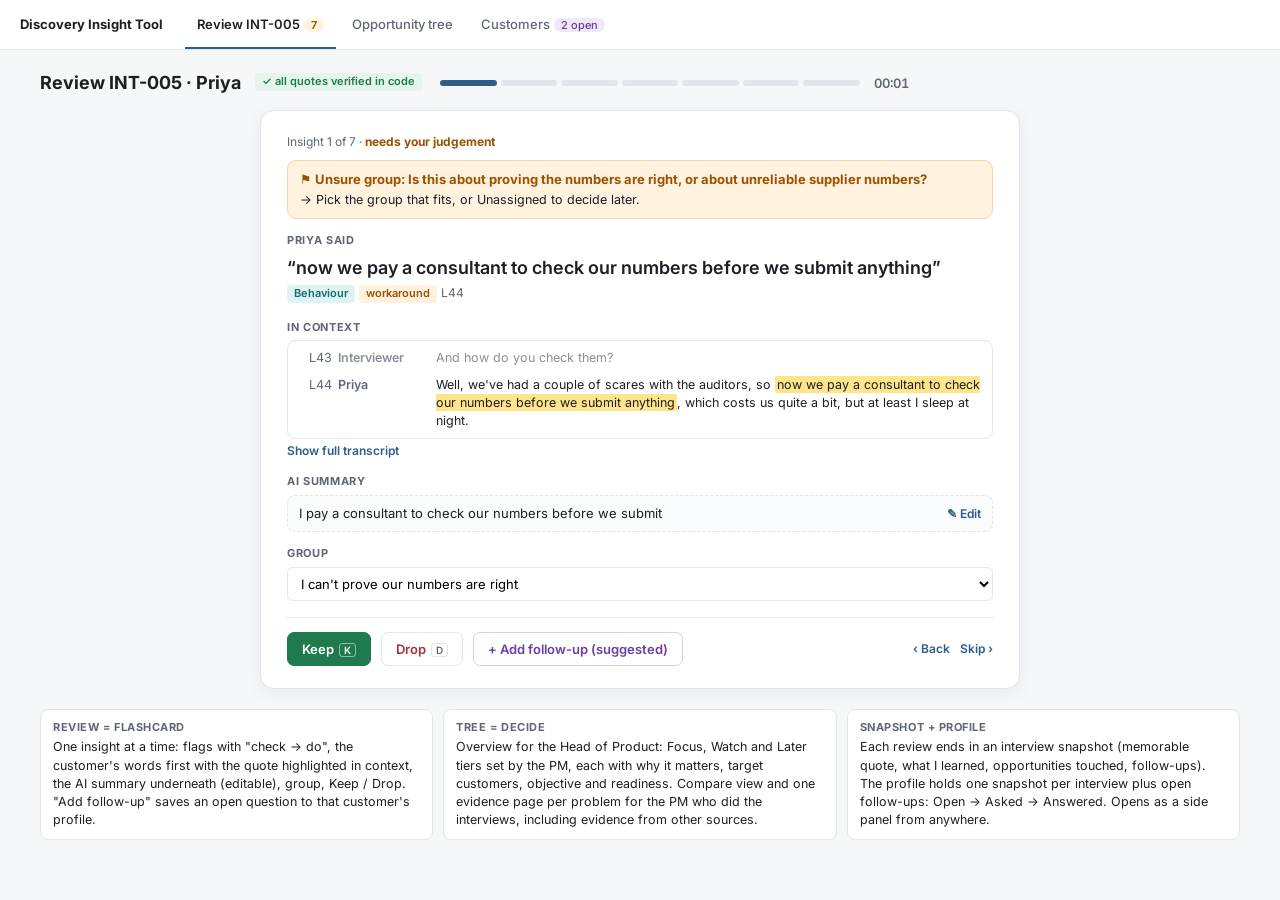
<file: docs/index.html>
<!doctype html>
<html lang="en"><head><meta charset="utf-8"><meta name="viewport" content="width=device-width,initial-scale=1">
<title>Discovery Insight Tool MVP</title>
<link href="https://fonts.googleapis.com/css2?family=Inter:wght@400;500;600;700&display=swap" rel="stylesheet">
<style>
:root{--ink:#1c1f24;--muted:#5f6772;--line:#e2e5e9;--bg:#f6f7f9;--accent:#2f5d8a;--accent-soft:#e8eff6;--l1:#eef3f9;
--warn:#9a5200;--warn-soft:#fff2df;--ok:#1f7a4d;--ok-soft:#e5f4ec;--bad:#a8323a;--bad-soft:#fbe9ea;--chg:#6a3fa0;--chg-soft:#efe8f8;--hl:#ffe58a;
--beh:#0f6e6e;--beh-soft:#dff3f2;--op:#555c66;--op-soft:#eceef1;--fr:#6a3fa0;--fr-soft:#efe8f8}
*{box-sizing:border-box;margin:0;padding:0}
body{background:var(--bg);color:var(--ink);font:13px/1.45 Inter,system-ui,sans-serif}
.nav{position:sticky;top:0;z-index:20;background:#fff;border-bottom:1px solid var(--line);display:flex;gap:4px;align-items:center;padding:0 20px;height:50px}
.nav .brand{font-weight:700;margin-right:18px}
.nav button{border:none;background:none;font:500 13px Inter,sans-serif;color:var(--muted);padding:15px 12px;cursor:pointer;border-bottom:2px solid transparent}
.nav button.on{color:var(--ink);border-bottom-color:var(--accent);font-weight:600}
.nav .cnt{background:var(--warn-soft);color:var(--warn);border-radius:999px;padding:0 7px;font-size:11px;margin-left:4px}
.wrap{max-width:1240px;margin:0 auto;padding:20px}
.sub{font-size:12px;color:var(--muted)}
.lk{color:var(--accent);font-weight:600;font-size:12px;cursor:pointer;background:none;border:none;font-family:Inter,sans-serif;padding:0}
.btn{border:1px solid var(--line);background:#fff;border-radius:7px;padding:8px 14px;font:600 13px Inter,sans-serif;cursor:pointer;color:var(--ink)}
.btn.sm{padding:5px 10px;font-size:12px}
.btn.keep{background:var(--ok);border-color:var(--ok);color:#fff}.btn.drop{color:var(--bad)}.btn.pr{background:var(--accent);border-color:var(--accent);color:#fff}
select,input,textarea{font:13px Inter,sans-serif;border:1px solid var(--line);border-radius:6px;padding:7px 9px;background:#fff;max-width:100%}
.tag{display:inline-block;font-size:11px;font-weight:600;border-radius:4px;padding:1px 7px;margin:0 4px 3px 0;white-space:nowrap}
.t-Behaviour{background:var(--beh-soft);color:var(--beh)}.t-Opinion{background:var(--op-soft);color:var(--op)}.t-Feature{background:var(--fr-soft);color:var(--fr)}
.new{background:var(--accent);color:#fff}.weak{background:var(--warn-soft);color:var(--warn)}.against{background:var(--bad-soft);color:var(--bad)}.plus{background:var(--chg-soft);color:var(--chg)}.fc{background:var(--ok);color:#fff}
.sev-blocker{background:var(--bad-soft);color:var(--bad)}.sev-workaround{background:var(--warn-soft);color:var(--warn)}.sev-irritation{background:var(--op-soft);color:var(--op)}
.who a{color:var(--accent);font-weight:600;cursor:pointer;text-decoration:none}
mark{background:var(--hl);padding:1px 2px;border-radius:2px;color:inherit}
/* ===== REVIEW (flashcard) ===== */
.rhead{display:flex;align-items:center;gap:14px;margin-bottom:14px}
.rhead h1{font-size:18px}
.dots{display:flex;gap:4px;flex:1;max-width:420px}
.dots span{flex:1;height:6px;border-radius:3px;background:var(--line);cursor:pointer}
.dots .ap{background:var(--ok)}.dots .rj{background:var(--bad)}.dots .cur{background:var(--accent)}
.timer{font-weight:600;color:var(--muted);font-variant-numeric:tabular-nums}
.card{max-width:760px;margin:0 auto;background:#fff;border:1px solid var(--line);border-radius:14px;box-shadow:0 4px 18px rgba(20,30,50,.06);padding:22px 26px}
.card .meta{display:flex;justify-content:space-between;font-size:12px;color:var(--muted);margin-bottom:10px}
.check{border:1px solid #f1d6ad;background:var(--warn-soft);border-radius:9px;padding:9px 12px;margin-bottom:8px}
.check .cq{font-weight:700;color:var(--warn)}.check .a{font-size:12.5px;margin-top:2px}
.infob{border:1px solid #cddcec;background:var(--accent-soft);border-radius:9px;padding:9px 12px;margin-bottom:8px;font-size:12.5px}
.said{font-size:18px;font-weight:600;line-height:1.4;margin:6px 0 2px}
.said q{quotes:"\201C" "\201D"}
.lbl{font-size:11px;font-weight:700;text-transform:uppercase;letter-spacing:.06em;color:var(--muted);margin:14px 0 5px}
.ctx{border:1px solid var(--line);border-radius:9px;padding:4px 0}
.tl{display:grid;grid-template-columns:34px 92px 1fr;gap:6px;padding:4px 10px;font-size:12.5px}
.tl .n{color:var(--muted);text-align:right}.tl .s{color:var(--muted);font-weight:600}.tl.int .x,.tl.int .s{color:#8a9099}
.aibox{display:flex;gap:8px;align-items:center;background:#fafbfc;border:1px dashed var(--line);border-radius:8px;padding:8px 11px}
.aibox input{flex:1}
.fubox{border:1px solid #d9cdea;background:var(--fr-soft);border-radius:9px;padding:10px 12px;margin-top:10px}
.fubox textarea{width:100%;margin:6px 0;min-height:52px}
.fusaved{margin-top:8px;font-size:12.5px;color:var(--fr)}
.acts{display:flex;gap:10px;align-items:center;flex-wrap:wrap;margin-top:16px;padding-top:14px;border-top:1px solid var(--line)}
.kbd{font:600 10px Inter;border:1px solid rgba(255,255,255,.5);border-radius:3px;padding:0 4px;margin-left:5px}.kbd.d{border-color:var(--line);color:var(--muted)}
.newopp{border:1px solid var(--accent);border-radius:9px;padding:10px 12px;margin-top:10px}
.done{max-width:760px;margin:0 auto;background:#fff;border:1px solid var(--line);border-radius:14px;padding:26px}
.done h2{font-size:20px;color:var(--ok)}
.stats{display:grid;grid-template-columns:repeat(4,1fr);gap:10px;margin:16px 0}
.stats div{border:1px solid var(--line);border-radius:10px;padding:10px 12px}.stats b{display:block;font-size:22px}
/* ===== TREE ===== */
.frame{background:#fff;border:1px solid var(--line);border-radius:12px;overflow:hidden}
.top{padding:14px 16px;border-bottom:1px solid var(--line)}
.top h1{font-size:16px}
.chg{margin-top:10px;background:var(--chg-soft);border-radius:8px;padding:8px 12px;font-size:12.5px}.chg b{color:var(--chg)}
.alert{margin-top:8px;background:var(--warn-soft);border:1px solid #f1d6ad;border-radius:8px;padding:8px 12px;color:var(--warn);font-size:12.5px}
.focusbox{margin:10px 16px 0;border:1.5px solid var(--ok);background:var(--ok-soft);border-radius:9px;padding:8px 12px;font-size:12.5px}.focusbox b{color:var(--ok)}
.bar{display:flex;gap:12px;align-items:center;padding:10px 16px;flex-wrap:wrap;border-bottom:1px solid var(--line)}
.lg1{display:inline-block;width:14px;height:14px;border-radius:3px;background:var(--l1);border-left:4px solid var(--accent);vertical-align:middle;margin-right:4px}
.lg2{display:inline-block;width:14px;height:14px;border-left:2px solid #c9d3de;border-bottom:2px solid #c9d3de;vertical-align:middle;margin-right:4px}
table{width:100%;border-collapse:collapse}
th{text-align:left;font-size:11.5px;color:var(--muted);font-weight:600;padding:8px 10px;border-bottom:1px solid var(--line);background:#fbfcfd;white-space:nowrap}
th .h{cursor:pointer}th.on .h{color:var(--accent)}
.q{display:inline-block;width:15px;height:15px;border:1px solid var(--line);border-radius:50%;text-align:center;line-height:13px;font-size:10px;margin-left:4px;cursor:help;color:var(--muted);background:#fff;position:relative}
.q .tip{display:none;position:absolute;top:20px;left:-120px;width:250px;background:var(--ink);color:#fff;font:400 12px/1.4 Inter,sans-serif;padding:8px 10px;border-radius:6px;z-index:10;white-space:normal;text-align:left}
.q:hover .tip{display:block}
td{padding:9px 10px;vertical-align:top;font-size:12.5px}td.t{width:42%}
tr.l1>td{background:var(--l1);border-top:10px solid #fff;padding-top:11px;padding-bottom:11px}
tr.l1>td.t{border-left:5px solid var(--accent);border-radius:8px 0 0 8px}tr.l1>td:last-child{border-radius:0 8px 8px 0}
tr.l1 .tt{font-size:14.5px;font-weight:700}tr.l1 .num{font-size:15px}
.lv{font-size:10.5px;font-weight:700;text-transform:uppercase;letter-spacing:.06em;color:var(--accent);margin-bottom:1px}
tr.l2>td{border-bottom:1px solid #eef0f3;background:#fff}
tr.l2>td.t{padding-left:46px;position:relative}
tr.l2>td.t:before{content:"";position:absolute;left:24px;top:0;bottom:0;border-left:2px solid #c9d3de}
tr.l2.last>td.t:before{bottom:calc(100% - 20px)}
tr.l2>td.t:after{content:"";position:absolute;left:24px;top:19px;width:14px;border-top:2px solid #c9d3de}
tr.l2 .tt{font-size:13px;font-weight:500}tr.l2 .lv{color:var(--muted)}
tr.ev>td{background:#fff;padding:0 10px 10px 70px}tr.ev.l1ev>td{padding-left:28px;background:var(--l1)}
.car{display:inline-block;width:14px;color:var(--muted);cursor:pointer}
.num{font-weight:700;font-size:14px}
.gap{margin-top:4px;font-size:12px;color:var(--warn)}
.racts{margin-top:5px;display:flex;gap:10px;flex-wrap:wrap}
.ins{border-left:3px solid var(--line);padding:7px 10px;margin:6px 0 0;background:#fafbfc;border-radius:0 6px 6px 0;display:grid;grid-template-columns:1fr 220px;gap:10px}
.ins.ag{border-left-color:var(--bad)}.ins.fresh{border-left-color:var(--chg)}
.ins .sm{font-weight:600}.ins q{display:block;font-style:italic;margin-top:3px;quotes:"\201C" "\201D"}
.who{font-size:11.5px;color:var(--muted)}
.inlab{font-size:10.5px;font-weight:700;text-transform:uppercase;letter-spacing:.06em;color:var(--muted);margin-top:6px}
.inline{margin-top:6px;display:flex;gap:6px;align-items:center;flex-wrap:wrap}
.inline input,.inline select{padding:5px 7px;font-size:12.5px}
.panels{display:grid;grid-template-columns:1fr 1fr;align-items:start;gap:12px;padding:14px 16px 16px}
.pn{border:1px solid var(--line);border-radius:10px;padding:10px 12px}.pn.un{border:1px dashed #e0b97a;background:#fffaf2}
.pn h3{font-size:13px;margin-bottom:4px}.pn li{margin:4px 0 4px 18px;font-size:12.5px}
/* ===== CUSTOMERS + PROFILE PANEL ===== */
.clist{background:#fff;border:1px solid var(--line);border-radius:12px;overflow:hidden}
.crow{display:grid;grid-template-columns:1.4fr 1fr 1fr 120px 120px;gap:10px;padding:11px 16px;border-bottom:1px solid var(--line);cursor:pointer;align-items:center}
.crow:hover{background:#fafbfc}.crow.h{background:#fbfcfd;font-size:11.5px;color:var(--muted);font-weight:600;cursor:default}
.ty{font-size:11px;font-weight:600;border-radius:4px;padding:1px 7px}
.ty.target{background:var(--ok-soft);color:var(--ok)}.ty.adjacent{background:var(--op-soft);color:var(--op)}.ty.expert{background:var(--accent-soft);color:var(--accent)}
.ov{position:fixed;inset:0;background:rgba(20,25,35,.25);z-index:30}
.panel{position:fixed;top:0;right:0;bottom:0;width:470px;max-width:100%;background:#fff;z-index:31;box-shadow:-8px 0 30px rgba(0,0,0,.12);overflow:auto;padding:20px 22px}
.panel h2{font-size:19px}
.psec{margin-top:16px}
.psec h3{font-size:11px;font-weight:700;text-transform:uppercase;letter-spacing:.06em;color:var(--muted);margin-bottom:6px;display:flex;justify-content:space-between}
.fu{border:1px solid var(--line);border-radius:9px;padding:9px 11px;margin-bottom:7px}
.fu.Open{border-left:4px solid var(--fr)}.fu.Asked{border-left:4px solid var(--warn)}.fu.Answered{border-left:4px solid var(--ok);opacity:.8}
.fu .fq{font-weight:600}
.fu .src{font-size:11.5px;color:var(--muted);margin-top:3px}
.fu .src q{font-style:italic;quotes:"\201C" "\201D"}
.st{font-size:11px;font-weight:700;border-radius:4px;padding:1px 7px}
.st.Open{background:var(--fr-soft);color:var(--fr)}.st.Asked{background:var(--warn-soft);color:var(--warn)}.st.Answered{background:var(--ok-soft);color:var(--ok)}
.pins{font-size:12.5px;padding:5px 0;border-bottom:1px solid #f0f1f3}
.snap{border:1px solid var(--line);border-radius:10px;padding:12px 14px;background:#fff}
.snaphead{display:flex;gap:6px;align-items:center;flex-wrap:wrap}
.memq{font-size:15px;font-style:italic;font-weight:500;border-left:3px solid var(--accent);padding:4px 10px;background:var(--accent-soft);border-radius:0 6px 6px 0}
.snapop{font-size:12px;font-weight:600;color:var(--muted);margin-top:6px}
.snapitem{border:1px solid var(--line);border-radius:9px;margin-bottom:7px;overflow:hidden}
.snaprow{display:flex;gap:8px;align-items:center;padding:8px 11px;cursor:pointer;background:#fbfcfd}
.snapitem .snap{border:none;border-top:1px solid var(--line);border-radius:0}
.txbox{position:fixed;z-index:41;top:5vh;left:50%;transform:translateX(-50%);width:760px;max-width:94vw;max-height:90vh;background:#fff;border-radius:12px;box-shadow:0 10px 40px rgba(0,0,0,.2);display:flex;flex-direction:column}
.txhead{display:flex;justify-content:space-between;gap:10px;padding:14px 18px;border-bottom:1px solid var(--line)}
.txbody{overflow:auto;padding:8px 6px 16px}
.tl.target{background:#fff6d6;outline:2px solid #e8c34a;border-radius:4px}
.annot{max-width:1240px;margin:0 auto;padding:0 20px 24px;display:grid;grid-template-columns:repeat(3,1fr);gap:10px}
.annot div{background:#fff;border:1px solid var(--line);border-radius:8px;padding:10px 12px;font-size:12.5px}
.annot b{display:block;font-size:11px;text-transform:uppercase;letter-spacing:.05em;color:var(--muted);margin-bottom:3px}
@media(max-width:900px){.annot,.panels,.stats{grid-template-columns:1fr 1fr}.ins{grid-template-columns:1fr}.crow{grid-template-columns:1fr 1fr}}
.ot .ot-top h1{font-size:20px}.ot-body{padding:6px 16px 18px}
.ot-tog{margin-left:auto;display:flex;background:#fff;border:1px solid var(--line);border-radius:8px;padding:3px}
.ot-tog button{border:0;background:none;padding:6px 12px;border-radius:6px;font:inherit;font-size:13px;font-weight:600;color:var(--muted);cursor:pointer}.ot-tog button.on{background:var(--accent);color:#fff}
.ot-scale{font-size:12.5px;color:var(--muted);margin:6px 0 8px}
.ot-bl{background:#1f3b57;color:#fff;border-radius:10px;padding:12px 16px;margin-bottom:10px}.ot-bl p{margin:4px 0;font-size:15px}.ot-bll{font-size:11.5px;font-weight:700;color:#a9c1d8}.ot-bls{font-size:12.5px;color:#c8d6e4}.ot-lkw{color:#fff;text-decoration:underline;margin-left:6px}
.ot-ta{width:100%;font:inherit;font-size:13px;border:1px solid #cfd5dc;border-radius:6px;padding:6px 8px;min-height:54px;color:var(--ink)}
.ot-sec{font-size:12px;font-weight:700;color:var(--muted);margin:18px 0 8px;display:flex;gap:8px;align-items:center}.ot-n{background:#e9ecf0;border-radius:999px;padding:0 8px;font-weight:600}
.ot-card{background:#fff;border:1px solid var(--line);border-radius:10px;margin-bottom:10px;cursor:pointer;position:relative}
.ot-card:hover{border-top-color:#b9c4d0;border-right-color:#b9c4d0;border-bottom-color:#b9c4d0}
.ot-card.F{border-left:7px solid var(--accent);background:#eef4fb;border-color:#c9d9ea;padding:14px 18px 12px}
.ot-card.W{border-left:4px solid #8fa9c4;padding:12px 16px}
.ot-card.L{border-left:3px solid #cfd5dc;margin-bottom:6px;padding:8px 14px;display:flex;align-items:center;gap:10px}
.ot-lt{flex:1;font-size:13.5px}.ot-cr{position:absolute;right:14px;top:13px;color:var(--accent);font-size:12.5px;font-weight:600}.ot-card.L .ot-cr{position:static}
.ot-tier{font-size:11px;font-weight:700;border-radius:999px;padding:2px 9px;display:inline-block}.tF{background:var(--accent);color:#fff}.tW{background:#dfe8f2;color:var(--accent)}.tL{background:#eef0f3;color:var(--muted)}
.ot-card h3{font-size:16px;margin:7px 0 5px}.ot-card.W h3{font-size:15px;margin:6px 0 6px}
.ot-why{font-size:13px;margin:0 0 8px}.ot-why b{color:var(--muted);font-weight:600}.ot-lnk{font-size:12.5px;color:var(--muted);margin:0 0 8px}.ot-lnk b{color:var(--ink);font-weight:600}
.ot-chips{display:flex;flex-wrap:wrap;gap:6px;margin-bottom:8px}
.ot-chip{font-size:12px;border:1px solid var(--line);border-radius:999px;padding:2px 9px;background:#fff;white-space:nowrap}
.ot-chip.p{border-color:#b7cbe0;background:var(--accent-soft);color:var(--accent);font-weight:600}.ot-chip.o{border-color:#c9dfd2;background:var(--ok-soft);color:var(--ok)}
.ot-chip.s{border-color:#f0d3b0;background:var(--warn-soft);color:var(--warn)}.ot-chip.b{border-color:#f0c7ca;background:var(--bad-soft);color:var(--bad)}.ot-chip.dash{border-style:dashed}.ot-chip.n{border-color:#e0d2f2;background:var(--chg-soft);color:var(--chg)}
.ot-unc{font-size:12.5px;color:var(--muted);display:flex;gap:14px;flex-wrap:wrap;align-items:center;border-top:1px solid #d6e1ec;padding-top:8px}.ot-unc b{color:var(--warn)}.ot-by{margin-left:auto;font-size:11.5px}
.ot-rd{font-size:12px;font-weight:600;border-radius:999px;padding:2px 9px}.ot-rd.ok{background:var(--ok-soft);color:var(--ok)}.ot-rd.no{background:var(--warn-soft);color:var(--warn)}
.ot-later summary,.ot-pn summary{cursor:pointer;list-style:none}.ot-later summary::-webkit-details-marker,.ot-pn summary::-webkit-details-marker{display:none}
.ot-later summary:before{content:"▸ "}.ot-later[open] summary:before{content:"▾ "}
.ot-pn{background:#fff;border:1px solid var(--line);border-radius:10px;padding:10px 14px;margin-top:10px}.ot-pn summary:before{content:"▸ "}.ot-pn[open] summary:before{content:"▾ "}
.ot-log{margin:8px 0 0 18px;font-size:12.5px;color:var(--muted)}
.ot-rule{font-size:12px;color:var(--muted);border:1px dashed var(--line);border-radius:8px;padding:8px 12px;margin-top:14px}.ot-demo{font-size:11.5px;color:var(--muted);margin-top:12px}
.ot-gbox{border:1px solid var(--line);border-radius:10px;padding:10px 14px;font-size:13px;line-height:1.9;margin:6px 0 10px}
.ot-cmp{width:100%;border-collapse:collapse;font-size:12.5px;border:1px solid var(--line)}.ot-cmp th,.ot-cmp td{text-align:left;padding:8px;border-bottom:1px solid var(--line);vertical-align:middle}
.ot-cmp th{background:#f1f3f6;color:var(--muted);font-weight:600;font-size:11.5px}.ot-cmp td:first-child{font-weight:600;width:24%}.ot-cmp a{cursor:pointer;color:var(--accent)}
.ot-cmp select,.ot-dec select{font:inherit;font-size:13px;border:1px solid #cfd5dc;border-radius:6px;padding:4px 6px;background:#fff}.ot-cmp select.diff{border-color:#e8a33d;background:#fff8ec}
.ot-back{display:inline-block;margin:6px 0 10px;font-size:13px}
.ot-dh{border:1px solid var(--line);border-left:7px solid #cfd5dc;border-radius:10px 10px 0 0;padding:14px 18px}.ot-dh.F{background:#eef4fb;border-left-color:var(--accent);border-color:#c9d9ea}.ot-dh.W{border-left-color:#8fa9c4}
.ot-dh h2{font-size:18px;margin:8px 0 6px}
.ot-ev{border:1px solid var(--line);border-top:0;border-radius:0 0 10px 10px;padding:14px 18px 16px}
.ot-lab{font-size:11.5px;font-weight:700;color:var(--muted);margin:16px 0 6px}.ot-lab:first-child{margin-top:0}
.ot-dec{display:grid;grid-template-columns:150px 1fr;gap:8px 12px;align-items:start;background:#fafbfc;border:1px solid var(--line);border-radius:8px;padding:12px}.ot-dec label{font-size:12.5px;color:var(--muted);padding-top:5px}.ot-dec select{width:100%}
.ot-gd{font-size:12px;color:var(--muted);margin-bottom:5px}.ot-gd b{color:var(--accent)}
.ot-sig{display:grid;grid-template-columns:repeat(6,1fr);gap:8px}.ot-sig div{border:1px solid var(--line);border-radius:8px;padding:8px 10px;font-size:12px;color:var(--muted)}.ot-sig b{display:block;font-size:14px;color:var(--ink)}
.ot-gap{font-size:12.5px;color:var(--warn);margin-top:8px}.ot-gap.ok{color:var(--ok)}
.ot-sp{border:1px solid var(--line);border-radius:8px;margin-bottom:8px}.ot-sph{padding:8px 12px;cursor:pointer;display:flex;gap:10px;align-items:center;font-weight:600;font-size:13.5px}.ot-sph .sub{font-weight:400;margin-left:auto}
.ot-sp .ins{border-top:1px solid var(--line)}
.ot-oe{display:flex;gap:10px;align-items:flex-start;border:1px solid var(--line);border-left:3px solid #8fa9c4;border-radius:6px;padding:8px 10px;margin-bottom:6px;font-size:13px}
.ot-src{font-size:11px;font-weight:700;background:#eef0f3;color:#3b4350;border-radius:999px;padding:2px 8px;white-space:nowrap}
.ot-add{display:flex;gap:6px;margin:4px 0 6px;flex-wrap:wrap}.ot-add input,.ot-add select{font:inherit;font-size:13px;border:1px solid #cfd5dc;border-radius:6px;padding:5px 7px}.ot-add input{flex:1;min-width:170px}
.ot-fu{font-size:12.5px;padding:6px 10px;border:1px solid var(--line);border-radius:6px;margin-bottom:6px;display:flex;gap:8px;align-items:center}
.ot-st{font-size:11px;font-weight:700;border-radius:999px;padding:1px 8px}.ot-st.Open{background:var(--warn-soft);color:var(--warn)}.ot-st.Asked{background:var(--accent-soft);color:var(--accent)}
@media(max-width:760px){.ot-sig{grid-template-columns:repeat(2,1fr)}.ot-dec{grid-template-columns:1fr}.ot-card.F .ot-cr,.ot-card.W .ot-cr{position:static;display:block;margin-bottom:4px}}
</style></head><body>
<div class="nav" id="nav"></div>
<div class="wrap" id="main"></div>
<div class="annot">
 <div><b>Review = flashcard</b>One insight at a time: flags with "check → do", the customer's words first with the quote highlighted in context, the AI summary underneath (editable), group, Keep / Drop. "Add follow-up" saves an open question to that customer's profile.</div>
 <div><b>Tree = decide</b>Overview for the Head of Product: Focus, Watch and Later tiers set by the PM, each with why it matters, target customers, objective and readiness. Compare view and one evidence page per problem for the PM who did the interviews, including evidence from other sources.</div>
 <div><b>Snapshot + profile</b>Each review ends in an interview snapshot (memorable quote, what I learned, opportunities touched, follow-ups). The profile holds one snapshot per interview plus open follow-ups: Open → Asked → Answered. Opens as a side panel from anywhere.</div>
</div>
<div id="panel"></div>
<script>
/* ---------- DATA ---------- */
const PEOPLE={
P:{n:'Priya',type:'target',role:'Sustainability Lead',org:'Northwind Components (fictional), 400-person manufacturer, Germany',why:'L4: "I lead sustainability at a manufacturer, about four hundred people."',ints:[['INT-005','7 Oct']]},
T:{n:'Tom',type:'target',role:'Head of Finance & ESG',org:'Brightline Logistics (fictional), mid-size, NL',why:'L3: "I own the ESG report alongside finance."',ints:[['INT-002','12 Sep']]},
L:{n:'Lena',type:'target',role:'ESG Analyst',org:'Halden Foods (fictional), mid-size, DK',why:'L6: "We are around 600 people and I do the ESG data."',ints:[['INT-010','4 Oct']]},
A:{n:'Ana',type:'adjacent',role:'Programme Officer',org:'NGO (fictional)',why:'NGO, not a company in the ICP.',ints:[['INT-003','20 Sep']]},
K:{n:'Kofi',type:'adjacent',role:'M&E Manager',org:'NGO (fictional)',why:'NGO, not a company in the ICP.',ints:[['INT-001','5 Sep']]},
M:{n:'Marta',type:'adjacent',role:'Grants Manager',org:'Foundation (fictional)',why:'Funder, not a company in the ICP.',ints:[['INT-004','25 Sep']]},
J:{n:'Jon',type:'expert',role:'ESG consultant',org:'Consultancy (fictional)',why:'Advises companies; context, not customer evidence.',ints:[['INT-006','28 Sep']]},
S:{n:'Sara',type:'expert',role:'Industry body lead',org:'Professional body (fictional)',why:'Industry body; context only.',ints:[['INT-007','30 Sep']]},
R:{n:'Rui',type:'adjacent',role:'Social value advisor',org:'Housing (fictional)',why:'Outside the ICP sector.',ints:[['INT-008','2 Oct']]},
D:{n:'Dev',type:'adjacent',role:'Site operations',org:'NGO (fictional)',why:'NGO field staff.',ints:[['INT-009','3 Oct']]}};
const DATE={P:1007,T:912,L:1004,A:920,K:905,M:925,J:928,S:930,R:1002,D:1003};
const pint=p=>PEOPLE[p].ints[PEOPLE[p].ints.length-1][0];
let NODES=[['o1',"I can't get supplier data on time"],['o1a','Suppliers reply late','o1'],['o1b','Supplier numbers are unreliable','o1'],['o1c',"I can't see which suppliers have replied",'o1'],
['o2',"I can't prove our numbers are right"],['o3','Board reporting takes me days of manual work'],['o4','My spreadsheets break as data grows'],
['o5','I have to combine reporting from many projects and countries'],['o6','Each funder sets its own reporting rules'],
['o7',"I don't know exactly what I should report on"],['o7a','Frameworks keep changing','o7'],['o7b','Requirements differ by client','o7'],
['o8','Site staff key in utility and waste data by hand'],['o9',"Our data tool is chosen centrally and doesn't fit us"],
['o10','Social value is hard to put into numbers'],['o10a',"Clients don't see the value of social impact",'o10'],['o10b',"Qualitative stories don't fit the report",'o10'],
['o11',"Many organisations in my region don't see ESG as a priority"],['o12','Collecting data from rural projects is expensive'],['o12a','Field visits cost too much','o12'],['o12b','Connectivity is poor','o12']
].map(([id,t,parent])=>({id,t,parent:parent||null}));
let nI=0;const I=(node,p,type,sev,sm,q,line,x={})=>({id:'i'+(++nI),node,p,type,sev,sm,qs:[[line,q]],...x});
let INS=[
I('o1a','T','Behaviour','workaround','I send the same request three times before anyone answers','I send the same request three times before anyone even answers.','L23'),
I('o1b','T','Opinion',null,'Half of what suppliers send is an estimate','Honestly, half of what suppliers send me is an estimate.','L31'),
I('o1b','A','Behaviour','workaround','We rebuild supplier figures from invoices','We end up rebuilding the supplier figures from invoices ourselves.','L17'),
I('o1c','L','Behaviour','irritation','I keep a sticky-note list of who has replied','I literally keep a sticky note of which suppliers have replied.','L28'),
I('o2','T','Behaviour','blocker','Auditors sent our first report back and we missed the deadline','The auditors sent our first report back, we missed the deadline.','L40'),
I('o2','L','Behaviour','workaround',"I can't trace a number back to its source, so I redo it",'When someone asks where a number came from, I just redo the calculation.','L35'),
I('o3','T','Behaviour','workaround','I copy numbers into the board pack by hand','Every quarter I copy the numbers into the board pack by hand.','L52'),
I('o4','T','Behaviour','irritation','Our master spreadsheet crashes when we add a new site','The master spreadsheet crashes every time we add a new site.','L60'),
I('o4','A','Opinion',null,'Excel gets messy with many projects','Once you have more than a few projects, the Excel gets really messy.','L29'),
I('o4','K','Behaviour','irritation','Someone overwrote our formulas last month','Last month someone pasted over the formulas and nobody noticed for weeks.','L44'),
I('o5','A','Behaviour','workaround','I merge reports from 14 projects by hand','Every quarter I merge the reports from fourteen projects by hand.','L12'),
I('o5','K','Behaviour','workaround',"We copy each country's numbers into one master file","We copy each country's numbers into one master file.",'L19'),
I('o5','M','Opinion',null,'Every project reports in its own way','Every project reports in its own way, there is no standard.','L22'),
I('o6','K','Behaviour','workaround','I rebuild the same report for three funders','I rebuild basically the same report three times for three funders.','L31'),
I('o6','M','Opinion',null,'Each funder wants different indicators','Each funder wants different indicators, and they change them.','L35'),
I('o7a','L','Opinion',null,'The frameworks change every year','The frameworks change every year and I never feel up to date.','L41'),
I('o7a','J','Opinion',null,"Companies can't keep up with regulation changes","Most mid-sized companies simply can't keep up with the changes.",'L18'),
I('o7a','S','Opinion',null,'It is confusing',"Yes, it's confusing.",'L27',{weak:'Yes/no question'}),
I('o7b','R','Behaviour','workaround','Each client asks for a different template, so I redo it','Each client asks for a different template, so I redo the whole thing.','L14'),
I('o7b','A','Opinion',null,'Every client wants something slightly different','Every client wants something slightly different.','L38'),
I('o8','D','Behaviour','workaround','Site staff type meter readings from paper forms','Our site staff type the meter readings from paper forms.','L9'),
I('o8','L','Behaviour','workaround','We re-key utility bills into Excel every month','Every month we re-key the utility bills into Excel.','L52'),
I('o9','A','Behaviour','workaround','We keep our own spreadsheet next to the central tool','Head office picked the tool, so we keep our own spreadsheet on the side.','L44'),
I('o10a','S','Opinion',null,"Clients don't see why social value matters","Clients don't really see why social value matters.",'L33'),
I('o10b','M','Opinion',null,"Our best stories don't fit into the numbers","Our best stories don't fit into the numbers.",'L40'),
I('o10b','R','Behaviour','irritation',"I leave case studies out because there's no field for them","I leave the case studies out because there's nowhere to put them.",'L21'),
I('o11','J','Opinion',null,"Most firms here don't care about ESG yet","Yes, most firms here don't care yet.",'L25',{weak:'Leading question'}),
I('o11','S','Opinion',null,"ESG isn't on the agenda in my region","ESG just isn't on the agenda for most companies in my region.",'L12'),
I('o12a','K','Behaviour','workaround','We send someone out for two days to collect field data','We send someone out for two days just to collect the field data.','L50'),
I('o12b','K','Opinion',null,"There's no signal at half our sites","There's no signal at half our sites.",'L52'),
I('o12b','D','Behaviour','irritation','Data gets uploaded weeks later','The data gets uploaded weeks later, when someone reaches town.','L30'),
I(null,'A','Opinion',null,'We report against three different frameworks','We report against three different frameworks, and they all ask for something slightly different.','L22')];
/* transcript for review */
const TX={4:['P','I lead sustainability at a manufacturer, about four hundred people.'],38:['I','Can you walk me through how you get the data for your report?'],39:['P',"So it starts with suppliers, that's the painful bit."],40:['I','What happens there?'],
41:['P',"Every quarter I email around forty suppliers a spreadsheet and chase them for weeks. Some of them are tiny family firms, they don't have a sustainability person, so it's usually the finance manager filling it in between other jobs."],
42:['P','Half come back late, and some just guess the numbers.'],43:['I','And how do you check them?'],
44:['P',"Well, we've had a couple of scares with the auditors, so now we pay a consultant to check our numbers before we submit anything, which costs us quite a bit, but at least I sleep at night."],
45:['I',"Is there anything you'd want from a tool?"],46:['P',"I'd love a dashboard for the board."],47:['I','So that must be really frustrating, the supplier part, right?'],48:['P','Yeah, I suppose it is.'],
49:['I','What about the rest of the data?'],50:['P','Scope 3 is the hardest part, by far.'],51:['I','And your own internal data?'],52:['P','Honestly, Excel works fine for us for that.'],
53:['I','Anything else about suppliers?'],54:['P','Like I said, chasing the suppliers takes me weeks every quarter.'],55:['I','How do you report to leadership today?'],
56:['P','At the moment I put together a slide deck by hand every quarter for the board, pulling numbers from about six different files, and it takes me most of a week.']};
const REV=[
{id:'r1',q:[[44,'now we pay a consultant to check our numbers before we submit anything']],type:'Behaviour',sev:'workaround',stmt:'I pay a consultant to check our numbers before we submit',node:'o2',
 flags:[['Unsure group','Is this about proving the numbers are right, or about unreliable supplier numbers?','Pick the group that fits, or Unassigned to decide later.']],fu:'What worries you most when the numbers go to the auditors?'},
{id:'r2',q:[[46,"I'd love a dashboard for the board."]],type:'Feature request',stmt:'I want a dashboard for the board',node:'o3',
 flags:[['No "why"','She never says what the board would do with it.','Keep it, and add the follow-up so you ask next time.']],fu:'What would the board do differently if they had a dashboard?'},
{id:'r3',q:[[48,'Yeah, I suppose it is.']],type:'Opinion',stmt:'Chasing suppliers is frustrating',node:'o1a',weak:'Leading question',
 flags:[['Leading question','She answers "So that must be really frustrating... right?" (L47). Did she say it in her own words?','Keep as weak evidence or drop. A follow-up can get it in her own words.']],fu:'Walk me through the last time you chased a supplier. What happened?'},
{id:'r4',q:[[52,'Excel works fine for us for that.']],type:'Opinion',stmt:'Excel works fine for my internal data',node:'o4',against:true,
 flags:[['Contradicts existing','Goes against "My spreadsheets break as data grows". Real disagreement?','Keep (it counts against that opportunity), or drop.']],fu:'Where, if anywhere, does Excel stop working well for you?'},
{id:'r5',q:[[41,'Every quarter I email around forty suppliers a spreadsheet and chase them for weeks.'],[54,'chasing the suppliers takes me weeks every quarter.']],type:'Behaviour',sev:'workaround',stmt:'I chase ~40 suppliers for weeks every quarter',node:'o1a',flags:[],info:'Said twice (L41, L54): merged into one insight. 2 mentions, still 1 person.'},
{id:'r6',q:[[50,'Scope 3 is the hardest part, by far.']],type:'Opinion',stmt:'Scope 3 is the hardest part',node:'o1b',flags:[],info:'No impact shown: she does not say what Scope 3 costs her. Worth a follow-up?',fu:'What happens when you can\'t get the Scope 3 numbers?'},
{id:'r7',q:[[56,'I put together a slide deck by hand every quarter for the board']],type:'Behaviour',sev:'workaround',stmt:'I build a board slide deck by hand every quarter',node:'o3',flags:[],info:'Same point as Tom (INT-002): not a duplicate, it adds a 2nd person to "Board reporting takes me days of manual work".'}];
let FU=[
{id:'f1',p:'T',q:'What did you change after the auditors sent the report back?',src:['Auditors sent our first report back and we missed the deadline','The auditors sent our first report back, we missed the deadline.','INT-002 L40'],status:'Open',all:false},
{id:'f2',p:'L',q:'Which numbers do people most often ask you to trace?',src:["I can't trace a number back to its source, so I redo it",'When someone asks where a number came from, I just redo the calculation.','INT-010 L35'],status:'Asked',all:true},
{id:'f3',p:'A',q:'Which of the three frameworks takes the most work, and why?',src:['We report against three different frameworks','We report against three different frameworks, and they all ask for something slightly different.','INT-003 L22'],status:'Answered',all:false,ans:'INT-003 follow-up call: "GRI, because the donors want it every quarter."'}];
let LOG=[];
/* ---------- STATE ---------- */
let memQ={},doneTime='',openSnap={},view='review',cur=0,dec={},grp={},stmt={},edited={},fuOpen=null,creatingR=false,showFull=false,t0=Date.now(),done=false,reviewed=false;
let open={o1:true,o1a:true},openEv={o1a:true},sortK=null,more={},renaming=null,merging=null,creating=null,focusing=null,FOCUS={root:{id:'o2',why:'Only blocker in the tree; fits the audit-readiness service',date:'8 Oct'}},nid=100,prof=null,fuAdd=null;
const esc=s=>String(s).replace(/&/g,'&amp;').replace(/</g,'&lt;').replace(/"/g,'&quot;');
const kids=k=>NODES.filter(x=>x.parent===k);const node=k=>NODES.find(x=>x.id===k);
const path=k=>{const x=node(k);return x.parent?node(x.parent).t+' › '+x.t:x.t};
const insOf=k=>INS.filter(i=>i.node===k||kids(k).some(c=>c.id===i.node));
const tc=t=>t==='Feature request'?'t-Feature':'t-'+t;const dt=d=>d>=1000?d%100+' Oct':d%100+' Sep';
const order=()=>REV.slice().sort((a,b)=>(b.flags.length>0)-(a.flags.length>0));
const pname=p=>`<a onclick="openProf('${p}')">${PEOPLE[p].n}</a>`;
/* ---------- NAV ---------- */
function nav(){const openFU=FU.filter(f=>f.status!=='Answered').length;const left=REV.filter(r=>!dec[r.id]).length;
 document.getElementById('nav').innerHTML=`<span class="brand">Discovery Insight Tool</span>
 <button class="${view==='review'?'on':''}" onclick="go('review')">Review INT-005${left?`<span class="cnt">${left}</span>`:''}</button>
 <button class="${view==='tree'?'on':''}" onclick="go('tree')">Opportunity tree</button>
 <button class="${view==='cust'?'on':''}" onclick="go('cust')">Customers<span class="cnt" style="background:var(--fr-soft);color:var(--fr)">${openFU} open</span></button>`}
window.go=v=>{view=v;render()};
/* ---------- REVIEW ---------- */
const nodeOpts=sel=>NODES.filter(x=>!kids(x.id).length).map(x=>`<option value="${x.id}" ${sel===x.id?'selected':''}>${esc(path(x.id))}</option>`).join('');
function lineHtml(n,r){const [s,x]=TX[n];let h=esc(x);r.q.filter(q=>q[0]===n).forEach(q=>{h=h.replace(esc(q[1]),'<mark>'+esc(q[1])+'</mark>')});return `<div class="tl${s==='I'?' int':''}"><span class="n">L${n}</span><span class="s">${s==='I'?'Interviewer':'Priya'}</span><span class="x">${h}</span></div>`}
function ctx(r){if(showFull)return Object.keys(TX).map(n=>lineHtml(+n,r)).join('');const set=new Set();r.q.forEach(([l])=>{if(TX[l-1])set.add(l-1);set.add(l)});let prev=null,out='';[...set].sort((a,b)=>a-b).forEach(n=>{if(prev&&n-prev>1)out+='<div class="tl"><span class="n">⋮</span></div>';out+=lineHtml(n,r);prev=n});return out}
function review(){const list=order();const S=Math.floor((Date.now()-t0)/1000);
 const head=`<div class="rhead"><h1>Review INT-005 · ${pname('P')}</h1><span class="tag t-Behaviour" style="background:var(--ok-soft);color:var(--ok)">✓ all quotes verified in code</span><div class="dots">${list.map((r,k)=>`<span class="${dec[r.id]==='keep'?'ap':dec[r.id]==='drop'?'rj':k===cur&&!done?'cur':''}" onclick="cur=${k};done=false;fuOpen=null;render()" title="${esc(r.stmt)}"></span>`).join('')}</div><span class="timer" id="timer">${String(Math.floor(S/60)).padStart(2,'0')}:${String(S%60).padStart(2,'0')}</span></div>`;
 if(done)return head+doneScreen();
 const r=list[cur];const g=grp[r.id]||r.node;const myFU=FU.filter(f=>f.rid===r.id);
 return head+`<div class="card"><div class="meta"><span>Insight ${cur+1} of ${list.length} · ${r.flags.length?'<b style="color:var(--warn)">needs your judgement</b>':'no flags · quick check'}</span><span>${dec[r.id]?(dec[r.id]==='keep'?'<b style="color:var(--ok)">✓ Kept</b>':'<b style="color:var(--bad)">✕ Dropped</b>'):''}</span></div>
 ${r.flags.map(f=>`<div class="check"><div class="cq">⚑ ${f[0]}: ${esc(f[1])}</div><div class="a">→ ${esc(f[2])}</div></div>`).join('')}${r.info?`<div class="infob">ⓘ ${esc(r.info)}</div>`:''}
 <div class="lbl">Priya said</div><div class="said">${r.q.map(q=>`<q>${esc(q[1])}</q>`).join(' <span class="sub">…</span> ')}</div>
 <div><span class="tag ${tc(r.type)}">${r.type}</span>${r.sev?`<span class="tag sev-${r.sev}">${r.sev}</span>`:''}<span class="sub">L${r.q.map(q=>q[0]).join(', L')}</span></div>
 <div class="lbl">In context</div><div class="ctx">${ctx(r)}</div><button class="lk" style="margin-top:4px" onclick="showFull=!showFull;render()">${showFull?'Show less':'Show full transcript'}</button>
 <div class="lbl">AI summary</div>${edited[r.id]==='editing'?`<div class="aibox"><input id="ed" value="${esc(stmt[r.id]||r.stmt)}"><button class="btn sm keep" onclick="saveEd('${r.id}')">Save</button></div>`:`<div class="aibox"><span style="flex:1">${esc(stmt[r.id]||r.stmt)}</span>${edited[r.id]?'<span class="tag" style="background:#f1f2f4;color:var(--muted)">✎ edited</span>':''}<button class="lk" onclick="edited['${r.id}']='editing';render()">✎ Edit</button></div>`}
 <div class="lbl">Group</div><select style="width:100%" onchange="setG('${r.id}',this.value)">${nodeOpts(g)}<option value="__un" ${g==='__un'?'selected':''}>Unassigned (decide later)</option><option value="__new">+ New opportunity…</option></select>
 ${creatingR?`<div class="newopp"><b>New opportunity</b><input id="nn" style="width:100%;margin:6px 0" placeholder="A problem the customer has, not a feature they want"><button class="btn sm pr" onclick="mkR('${r.id}')">Create</button> <button class="lk" onclick="creatingR=false;render()">Cancel</button></div>`:''}
 ${myFU.map(f=>`<div class="fusaved">✓ Follow-up saved to Priya's profile: "${esc(f.q)}" <button class="lk" onclick="delFU('${f.id}')">Remove</button></div>`).join('')}
 ${fuOpen===r.id?`<div class="fubox"><b>Follow-up for Priya</b> <span class="sub">saved to her profile for the next interview</span><textarea id="fuq">${esc(r.fu||'')}</textarea><div style="margin-top:8px"><button class="btn sm pr" onclick="saveFU('${r.id}')">Save follow-up</button> <button class="lk" onclick="fuOpen=null;render()">Cancel</button></div></div>`:''}
 <div class="acts"><button class="btn keep" onclick="act('${r.id}','keep')">Keep<span class="kbd">K</span></button><button class="btn drop" onclick="act('${r.id}','drop')">Drop<span class="kbd d">D</span></button>
 ${fuOpen!==r.id?`<button class="btn" style="border-color:#d9cdea;color:var(--fr)" onclick="fuOpen='${r.id}';render()">+ Add follow-up${r.fu?' (suggested)':''}</button>`:''}<span style="flex:1"></span>
 <button class="lk" onclick="cur=Math.max(0,cur-1);fuOpen=null;showFull=false;render()">‹ Back</button><button class="lk" onclick="cur=Math.min(${list.length-1},cur+1);fuOpen=null;showFull=false;render()">Skip ›</button></div></div>`}
function snapHtml(p,opts={}){const P=PEOPLE[p];const ins=INS.filter(i=>i.p===p);const int=P.ints[P.ints.length-1];
 if(!ins.length)return '<div class="sub">No kept insights.</div>';
 const mq=memQ[p]||(ins.find(i=>i.type==='Behaviour')||ins[0]).id;const m=ins.find(i=>i.id===mq)||ins[0];
 const byNode={};ins.forEach(i=>{const k=i.node?path(i.node):'Unassigned';(byNode[k]=byNode[k]||[]).push(i)});
 const fus=FU.filter(f=>f.p===p&&(p!=='P'||f.rid));
 return `<div class="snap"><div class="snaphead"><b>${int[0]} · ${P.n}</b> <span class="sub">· ${int[1]} · ${P.role} · ${P.org}</span> <span class="ty ${P.type}">${P.type==='target'?'target customer':P.type}</span></div>
 <div class="lbl">Memorable quote</div><div class="memq">“${esc(m.qs[0][1])}”</div>
 ${opts.pick?`<div class="sub" style="margin-top:4px">AI suggestion. Change: <select style="padding:3px 6px;font-size:12px" onchange="memQ['${p}']=this.value;render()">${ins.map(i=>`<option value="${i.id}" ${i.id===m.id?'selected':''}>${esc(i.qs[0][1].slice(0,70))}${i.qs[0][1].length>70?'…':''}</option>`).join('')}</select></div>`:''}
 <div class="lbl">What I learned · ${ins.length} insights</div>${Object.entries(byNode).map(([k,l])=>`<div class="snapop">${esc(k)}</div>${l.map(i=>`<div class="pins">${esc(i.sm)} <span class="tag ${tc(i.type)}">${i.type}</span>${i.sev?`<span class="tag sev-${i.sev}">${i.sev}</span>`:''}${i.against?'<span class="tag against">↓ against</span>':''}${i.weak?'<span class="tag weak">⚑ weak</span>':''}</div>`).join('')}`).join('')}
 <div class="lbl">Opportunities touched</div><div class="sub">${Object.keys(byNode).length} · ${Object.keys(byNode).map(esc).join(' · ')}</div>
 <div class="lbl">Follow-ups raised</div>${fus.length?`<ul style="margin-left:18px">${fus.map(f=>`<li>${esc(f.q)} <span class="st ${f.status}">${f.status}</span></li>`).join('')}</ul>`:'<div class="sub">None</div>'}</div>`}
function doneScreen(){const k=REV.filter(r=>dec[r.id]==='keep'),un=k.filter(r=>(grp[r.id]||r.node)==='__un').length,dr=REV.filter(r=>dec[r.id]==='drop').length,fus=FU.filter(f=>f.rid);
 return `<div class="done"><h2>✓ INT-005 reviewed · snapshot saved</h2><div class="sub">Time: <b>${doneTime||''}</b> · target ≤ 30 min · the snapshot below is saved to Priya's profile</div>
 <div class="stats"><div><b>${k.length-un}</b>kept in the tree</div><div><b>${un}</b>Unassigned</div><div><b>${dr}</b>dropped</div><div><b style="color:var(--fr)">${fus.length}</b>follow-ups for Priya</div></div>
 <div class="lbl" style="font-size:12px">Interview snapshot</div>${snapHtml('P',{pick:true})}
 <div style="display:flex;gap:10px;margin-top:18px"><button class="btn pr" onclick="go('tree')">See what changed in the tree →</button><button class="btn" onclick="openProf('P')">Open Priya's profile</button></div></div>`}
window.setG=(id,v)=>{if(v==='__new'){creatingR=true}else grp[id]=v;render()};
window.mkR=id=>{const v=document.getElementById('nn').value.trim();if(!v)return;const nidx='o'+(++nid);NODES.push({id:nidx,t:v,parent:null,isNew:true});grp[id]=nidx;LOG.push(`Created opportunity "${v}" during review`);creatingR=false;render()};
window.saveEd=id=>{const v=document.getElementById('ed').value.trim();if(v){stmt[id]=v;edited[id]=true}else edited[id]=false;render()};
window.saveFU=rid=>{const q=document.getElementById('fuq').value.trim();if(!q)return;const r=REV.find(x=>x.id===rid);FU.push({id:'f'+Date.now(),p:'P',rid,q,src:[stmt[rid]||r.stmt,r.q[0][1],'INT-005 L'+r.q[0][0]],status:'Open',all:false});LOG.push(`Follow-up added for Priya: "${q}"`);fuOpen=null;render()};
window.delFU=id=>{FU=FU.filter(f=>f.id!==id);render()};
window.act=(id,d)=>{dec[id]=d;fuOpen=null;showFull=false;creatingR=false;const list=order();const nx=list.findIndex((r,k)=>k>cur&&!dec[r.id]);const any=list.findIndex(r=>!dec[r.id]);
 if(nx>=0)cur=nx;else if(any>=0)cur=any;else{done=true;const t=document.getElementById('timer');doneTime=t?t.textContent:'';applyReview()}render()};
function applyReview(){if(reviewed)return;reviewed=true;REV.forEach(r=>{if(dec[r.id]!=='keep')return;const g=grp[r.id]||r.node;INS.push({id:'k'+r.id,node:g==='__un'?null:g,p:'P',type:r.type,sev:r.sev||null,sm:stmt[r.id]||r.stmt,qs:r.q.map(q=>['L'+q[0],q[1]]),weak:r.weak,against:r.against,fresh:true})});
 const k=REV.filter(r=>dec[r.id]==='keep').length;LOG.push(`7 Oct · INT-005 reviewed: ${k} kept, ${REV.length-k} dropped, ${FU.filter(f=>f.rid).length} follow-ups saved`);
 open.o3=true;openEv.o3=true}
/* ---------- TREE ---------- */
const anyTarget=()=>INS.some(i=>i.node&&PEOPLE[i.p].type==='target');
function sig(list){const sup=list.filter(i=>!i.against);const T=new Set(sup.filter(i=>PEOPLE[i.p].type==='target').map(i=>i.p)),O=new Set(sup.filter(i=>PEOPLE[i.p].type!=='target').map(i=>i.p));
 const sev={blocker:0,workaround:0,irritation:0};sup.forEach(i=>{if(i.sev)sev[i.sev]++});
 return{tgt:T.size,tn:[...T],oth:O.size,on:[...O],sev,beh:sup.filter(i=>i.type==='Behaviour').length,tot:sup.length,weak:sup.filter(i=>i.weak).length,ag:list.filter(i=>i.against).length,last:list.length?Math.max(...list.map(i=>DATE[i.p])):0,fresh:list.filter(i=>i.fresh).length,fr:sup.filter(i=>i.type==='Feature request').length}}
function gaps(s){const g=[];if(!s.tot)return ['No evidence yet'];if(s.tgt===0)g.push('No target customers yet');else if(s.tgt===1)g.push('Only 1 target customer');if(s.beh*2<s.tot)g.push('Mostly opinions');
 if(!s.sev.blocker&&!s.sev.workaround&&!s.sev.irritation)g.push('No impact shown');if(s.weak)g.push('Includes answers to leading questions');if(s.ag)g.push('Someone says it isn\'t a problem');return g}
const sevChips=s=>Object.entries(s.sev).filter(([k,v])=>v).map(([k,v])=>`<span class="tag sev-${k}">${v} ${k}</span>`).join('')||'<span class="sub">—</span>';
const TIPS={tgt:'Different people who fit your target customer profile. Counts people, not mentions.',oth:'Adjacent users and experts. Shown for context; they do not size the problem.',sev:'From the quotes. Blocker = it stops them. Workaround = costly manual effort. Irritation = annoying, no real cost.',beh:'Insights about what people did, out of all insights. Behaviour is stronger than opinion.',weak:'⚑ = answers to leading or yes/no questions. ↓ = people who said it is not a problem for them.',last:'Most recent interview that added evidence.'};
const COLS=[['tgt','Target customers'],['oth','Other people'],['sev','Severity'],['beh','Behaviour'],['weak','Weak / against'],['last','Latest']];const LABEL=Object.fromEntries(COLS);
const sevV=s=>s.sev.blocker*100+s.sev.workaround*10+s.sev.irritation;
function val(s){const k=sortK||'tgt';return k==='last'?s.last:k==='sev'?sevV(s):k==='beh'?(s.tot?s.beh/s.tot:0):k==='weak'?-(s.weak+s.ag):k==='oth'?s.oth*1000+sevV(s):s.tgt*1000+s.oth*100+sevV(s)}
const sorted=l=>l.map(x=>({x,s:sig(insOf(x.id))})).sort((a,b)=>val(b.s)-val(a.s));
const names=ps=>ps.map(p=>pname(p)).join(', ');
function moveSel(i){return `<select style="padding:5px 7px;font-size:12px" onchange="mv('${i.id}',this.value)"><option value="" selected>Move to…</option>${NODES.filter(x=>!kids(x.id).length).map(x=>`<option value="${x.id}" ${i.node===x.id?'disabled':''}>${esc(path(x.id))}${i.node===x.id?' (here now)':''}</option>`).join('')}<option value="__un">Unassigned</option><option value="__new">+ New opportunity…</option></select>`}
function insHtml(i){const P=PEOPLE[i.p];const nfu=FU.filter(f=>f.p===i.p&&f.status!=='Answered').length;
 return `<div class="ins ${i.against?'ag':''} ${i.fresh?'fresh':''}"><div><span class="sm">${esc(i.sm)}</span> <span class="tag ${tc(i.type)}">${i.type}</span>${i.sev?`<span class="tag sev-${i.sev}">${i.sev}</span>`:''}${i.weak?`<span class="tag weak">⚑ ${i.weak}</span>`:''}${i.against?'<span class="tag against">↓ against</span>':''}${i.fresh?'<span class="tag plus">new · INT-005</span>':''}
 ${i.qs.slice(0,1).map(q=>`<q>${esc(q[1])}</q>`).join('')}<div class="who">${pname(i.p)} · ${P.type==='target'?'target customer':P.type} · ${i.fresh?'INT-005':pint(i.p)} ${i.qs[0][0]}${i.qs.length>1?` · +${i.qs.length-1} more quote`:''}${nfu?` · <span style="color:var(--fr)">${nfu} open follow-up${nfu>1?'s':''}</span>`:''} · <button class="lk" onclick="openTx('${i.p}',${parseInt(i.qs[0][0].slice(1))})">transcript ↗</button></div></div>
 <div>${i.node?'':moveSel(i)}${creating===i.id?`<div class="inline"><input id="tn" placeholder="Problem in the customer's words"><button class="btn sm pr" onclick="mkT('${i.id}')">Create</button></div>`:''}</div></div>`}
function cells(s){return `<td><span class="num">${s.tgt}</span> <span class="sub who">${names(s.tn)}</span></td><td>${s.oth?`<span class="num">${s.oth}</span> <span class="sub who">${names(s.on)}</span>`:'<span class="sub">—</span>'}</td><td>${sevChips(s)}</td><td>${s.tot?s.beh+'/'+s.tot:'—'}</td><td>${s.weak?`<span class="tag weak">⚑ ${s.weak}</span>`:''}${s.ag?`<span class="tag against">↓ ${s.ag}</span>`:''}${!s.weak&&!s.ag?'<span class="sub">—</span>':''}</td><td class="sub">${s.last?dt(s.last):'—'}</td>`}
/* ---------- TREE v6: tiers, overview, compare, evidence page ---------- */
const OBJ=['Grow the audit-readiness service','Win mid-size manufacturers','Reduce reporting effort for clients','No clear fit'];
const DEC={o2:{tier:'Focus',by:'Mai, 8 Oct',obj:0,why:'The only blocker in the tree: an audit was rejected and a deadline missed. Customers redo calculations they cannot trace.',link:"I can't get supplier data on time"},
o1:{tier:'Focus',by:'Mai, 8 Oct',obj:0,why:'Repeated behaviour, not opinion: people chase suppliers and rebuild figures from invoices. Late data may cause the accuracy problem.',link:"I can't prove our numbers are right"},
o3:{tier:'Watch',by:'Mai, 8 Oct',obj:2,why:'Real effort every quarter, but no blocker yet.'},
o4:{tier:'Watch',by:'Mai, 8 Oct',obj:2,why:'Mostly NGOs so far, and only 1 target customer.'},
o7:{tier:'Watch',by:'Mai, 8 Oct',obj:1,why:'Mentioned often, but mostly opinion and mostly from experts.'}};
const OD=k=>DEC[k]||(DEC[k]={tier:'Later',obj:3,why:''});
let SUMMARY='Approve 2 more interviews on audit readiness. Both Focus problems are real for our target customers and ready to investigate, but we only have 3 target customers so far.',editSum=false;
const SRC=['Support tickets','Product analytics','Sales or CS notes','Stakeholder input','Desk research','My own observation'];
let OTHER=[{node:'o2',src:'Support tickets',text:'6 tickets in Q3 asked where a reported number came from',ref:'Support inbox, tag "audit questions"',by:'Mai',date:'9 Oct'},
{node:'o2',src:'Sales or CS notes',text:'2 prospects asked about an audit trail during demos',ref:'CRM notes, Sep',by:'Mai',date:'9 Oct'},
{node:'o1',src:'Product analytics',text:'Supplier requests take 19 days on average to get a reply',ref:'Internal request tracker',by:'Mai',date:'9 Oct'}];
let otMode='ov',otPage=null,otOpenS={};
const TT=Object.values(PEOPLE).filter(p=>p.type==='target').length;
const otherOf=k=>OTHER.filter(o=>o.node===k||kids(k).some(c=>c.id===o.node));
function ready(s){const g=[];if(s.tgt<2)g.push(s.tgt?'only 1 target customer':'no target customers');if(s.beh*2<s.tot)g.push('mostly opinions');if(!s.sev.blocker&&!s.sev.workaround)g.push('no real cost shown');if(s.ag)g.push("someone says it isn't a problem");return g}
const readyHtml=(s,cls='')=>{const g=ready(s);return g.length?`<span class="ot-rd no ${cls}">Needs more evidence: ${g[0]}</span>`:`<span class="ot-rd ok ${cls}">Ready to investigate</span>`};
function guide(k){const s=sig(insOf(k));const r=!ready(s).length;const fit=OD(k).obj<3;
 if(r&&fit)return['Focus','ready to investigate and supports an objective'];if(s.tgt===0||!fit)return['Later',s.tgt===0?'no target customers yet':'no objective it supports'];return['Watch',r?'ready, but check the objective':'real signal, but '+ready(s)[0]]}
function fuNode(f){if(f.rid){const r=REV.find(x=>x.id===f.rid);const g=grp[f.rid]||(r&&r.node);return g==='__un'?null:g}const i=INS.find(x=>x.sm===f.src[0]);return i?i.node:null}
const openQ=k=>FU.filter(f=>f.status!=='Answered'&&(fuNode(f)===k||kids(k).some(c=>c.id===fuNode(f))));
const topSev=s=>s.sev.blocker?'Blocker':s.sev.workaround?'Workaround':s.sev.irritation?'Irritation':null;
function otChips(k,s,full){const d=OD(k);let h=`<span class="ot-chip p">${s.tgt} of ${TT} target customers</span>`+(s.oth&&!full?`<span class="ot-chip">${s.oth} other${s.oth===1?'':'s'}</span>`:'');
 if(d.obj<3)h+=`<span class="ot-chip o">Supports: ${OBJ[d.obj].replace(/^Grow the /,'')}</span>`;const t=topSev(s);if(full&&t)h+=`<span class="ot-chip ${t==='Blocker'?'b':'s'}">${t}</span>`;if(!full&&s.ag)h+=`<span class="ot-chip b">${s.ag} against</span>`;return h}
const tops=()=>NODES.filter(x=>!x.parent).map(x=>x.id);
const otSort=(a,b)=>{const A=sig(insOf(a)),B=sig(insOf(b));return B.tgt-A.tgt||B.sev.blocker-A.sev.blocker||B.oth-A.oth};
window.otGo=k=>{otPage=k;render();window.scrollTo(0,0)};window.otView=m=>{otMode=m;otPage=null;render();window.scrollTo(0,0)};
window.otSet=(k,f,v)=>{const d=OD(k);d[f]=f==='obj'?+v:v;if(f==='tier'){d.by='Mai, today';LOG.push(`Tier of "${node(k).t}" set to ${v}`)}render()};
window.otWhy=k=>{OD(k).why=document.getElementById('ow_'+k).value;LOG.push(`Reason updated for "${node(k).t}"`);render()};
window.otSum=save=>{if(save){SUMMARY=document.getElementById('osum').value;LOG.push('Decision summary updated')}editSum=!save;render()};
window.otAdd=k=>{const t=document.getElementById('ot_'+k).value.trim();if(!t)return;OTHER.push({node:k,src:document.getElementById('os_'+k).value,text:t,ref:document.getElementById('or_'+k).value.trim()||'no source given',by:'Mai',date:'today'});LOG.push(`Other evidence added to "${node(k).t}"`);render()};
function otCard(k){const x=node(k);const s=sig(insOf(k));const d=OD(k);const fq=openQ(k).length;const no=otherOf(k).length;const t=d.tier;
 if(t==='Later')return `<div class="ot-card L" onclick="otGo('${k}')"><span class="ot-tier tL">Later</span><span class="ot-lt">${esc(x.t)}</span><span class="sub">${s.tgt} target, ${s.oth} other</span><span class="ot-cr">▸</span></div>`;
 if(t==='Watch')return `<div class="ot-card W" onclick="otGo('${k}')"><span class="ot-cr">See evidence ▸</span><span class="ot-tier tW">Watch</span><h3>${esc(x.t)}</h3><div class="ot-chips">${otChips(k,s,false)}${fq?`<span class="ot-chip">${fq} open question${fq===1?'':'s'}</span>`:''}${readyHtml(s,'chip')}</div>${d.why?`<p class="ot-why"><b>Why:</b> ${esc(d.why)}</p>`:''}</div>`;
 return `<div class="ot-card F" onclick="otGo('${k}')"><span class="ot-cr">See evidence ▸</span><span class="ot-tier tF">Focus</span><h3>${esc(x.t)}</h3>
 <p class="ot-why"><b>Why it matters:</b> ${esc(d.why)||'<i>Add a reason on the evidence page</i>'}</p>${d.link?`<p class="ot-lnk">Possibly linked to: <b>${esc(d.link)}</b></p>`:''}<div class="ot-chips">${otChips(k,s,true)}</div>
 <div class="ot-unc">${readyHtml(s)}<span><b>${fq}</b> open question${fq===1?'':'s'}</span><span><b>${s.ag}</b> against</span>${no?`<span><b>${no}</b> other source${no===1?'':'s'}</span>`:''}<span class="ot-by">Set by ${d.by||'Mai'}</span></div></div>`}
function otOverview(){const T=tops();const by=t=>T.filter(k=>OD(k).tier===t).sort(otSort);const F=by('Focus'),W=by('Watch'),L=by('Later');const un=INS.filter(i=>!i.node);const fresh=INS.filter(i=>i.fresh);
 const fr=F.filter(k=>!ready(sig(insOf(k))).length).length;const nInt=Object.keys(PEOPLE).length;
 return `<div class="ot-scale">${nInt} interviews: ${TT} target customers, ${nInt-TT} adjacent users or experts</div>
 <div class="ot-bl"><div class="ot-bll">For your decision</div>${editSum?`<textarea id="osum" class="ot-ta">${esc(SUMMARY)}</textarea><button class="btn sm pr" style="margin-top:6px" onclick="otSum(true)">Save</button>`:`<p><b>${esc(SUMMARY)}</b></p><div class="ot-bls">${F.length} Focus problems, ${fr} ready to investigate. Written by Mai. <button class="lk ot-lkw" onclick="otSum(false)">Edit</button></div>`}</div>
 ${reviewed?`<div class="chg"><b>Latest: INT-005 (Priya, 7 Oct)</b> added ${fresh.filter(i=>i.node).length} insights${fresh.some(i=>!i.node)?`, ${fresh.filter(i=>!i.node).length} to Unassigned`:''}, ${fresh.filter(i=>i.against).length} against an existing problem</div>`:`<div class="chg"><b>INT-005 is waiting for review.</b> Its insights appear here once you keep them. <button class="lk" onclick="go('review')">Review now</button></div>`}
 <div class="ot-sec">Focus <span class="ot-n">${F.length}</span></div>${F.map(otCard).join('')}
 <div class="ot-sec">Watch <span class="ot-n">${W.length}</span></div>${W.map(otCard).join('')}
 <details class="ot-later"><summary class="ot-sec">Later <span class="ot-n">${L.length}</span> <span class="sub" style="font-weight:400">problems we are not looking at now</span></summary>${L.map(otCard).join('')}</details>
 <details class="ot-pn"><summary><b>Unassigned (${un.length})</b> <span class="sub">kept, but in no problem yet; counts in no signal</span></summary>${un.map(insHtml).join('')||'<div class="sub">Empty</div>'}</details>
 <details class="ot-pn"><summary><b>Change log</b> <span class="sub">every decision is logged</span></summary><ul class="ot-log">${LOG.slice().reverse().map(l=>`<li>${esc(l)}</li>`).join('')||'<li class="sub">No changes yet</li>'}</ul></details>
 <div class="ot-rule">Order: tier first, then number of target customers, then blockers. Counts are people, not mentions. "Against" means a customer said the opposite.</div>`}
function otCompare(){const T=tops().sort((a,b)=>'FWL'.indexOf(OD(a).tier[0])-'FWL'.indexOf(OD(b).tier[0])||otSort(a,b));
 return `<div class="ot-gbox"><b>Tier guide</b> (a suggestion; you decide)<br><span class="ot-tier tF">Focus</span> ready to investigate and supports an objective. <span class="ot-tier tW">Watch</span> a real signal with a gap, or no clear objective yet. <span class="ot-tier tL">Later</span> no target customers, or no objective it supports.</div>
 <table class="ot-cmp"><tr><th>Problem</th><th>Target customers</th><th>Severity</th><th>Behaviour</th><th>Against</th><th>Other evidence</th><th>Readiness</th><th>Objective</th><th>Guide</th><th>Your tier</th></tr>
 ${T.map(k=>{const s=sig(insOf(k));const d=OD(k);const g=guide(k);const r=ready(s);const o=otherOf(k);return `<tr><td><a onclick="otGo('${k}')">${esc(node(k).t)}</a></td><td><b>${s.tgt}</b> of ${TT}</td><td>${topSev(s)||'none'}</td><td>${s.beh} of ${s.tot}</td><td>${s.ag?`<span class="tag against">${s.ag}</span>`:'0'}</td>
 <td>${o.length?`<b>${o.length}</b><div class="sub">${[...new Set(o.map(x=>x.src.replace(' or CS','')))].join('; ')}</div>`:'0'}</td><td>${r.length?`<span class="ot-rd no">${r[0]}</span>`:'<span class="ot-rd ok">Ready</span>'}</td><td class="sub">${d.obj<3?OBJ[d.obj].replace(/^Grow the /,''):'No clear fit'}</td><td class="sub">${g[0]}</td>
 <td><select class="${g[0]!==d.tier?'diff':''}" onchange="otSet('${k}','tier',this.value)">${['Focus','Watch','Later'].map(t=>`<option ${t===d.tier?'selected':''}>${t}</option>`).join('')}</select></td></tr>`}).join('')}</table>
 <div class="ot-rule">Highlighted tier: your choice differs from the guide. That's fine; make sure "why it matters" explains it.</div>`}
function otDetail(k){const x=node(k);const d=OD(k);const s=sig(insOf(k));const ks=kids(k);const g=gaps(s);const fq=openQ(k);const t=d.tier;const gd=guide(k);
 const subs=ks.length?ks.map(c=>{const cs=sig(insOf(c.id));const o=otOpenS[c.id];return `<div class="ot-sp"><div class="ot-sph" onclick="otOpenS['${c.id}']=!otOpenS['${c.id}'];render()"><span>${o?'▾':'▸'}</span>${esc(c.t)}<span class="sub">${cs.tgt} target, ${cs.oth} other, ${cs.tot} insights${cs.ag?`, ${cs.ag} against`:''}</span></div>${o?insOf(c.id).map(insHtml).join(''):''}</div>`}).join(''):insOf(k).map(insHtml).join('')||'<div class="sub">No insights yet</div>';
 return `<button class="lk ot-back" onclick="otGo(null)">‹ Back to ${otMode==='cmp'?'compare':'the tree'}</button>
 <div class="ot-dh ${t[0]}"><span class="ot-tier t${t[0]}">${t}</span><h2>${esc(x.t)}</h2>${d.why?`<p class="ot-why"><b>Why it matters:</b> ${esc(d.why)}</p>`:''}<div class="ot-chips" style="margin:0">${otChips(k,s,true)}${s.oth?`<span class="ot-chip">${s.oth} other${s.oth===1?'':'s'}</span>`:''}${d.link?`<span class="ot-chip dash">Possibly linked to: ${esc(d.link)}</span>`:''}${s.fresh?`<span class="ot-chip n">+${s.fresh} from INT-005</span>`:''}</div></div>
 <div class="ot-ev"><div class="ot-lab">Your decision</div>
 <div class="ot-dec"><label>Tier</label><div><div class="ot-gd">Guide suggests <b>${gd[0]}</b>: ${gd[1]}. You decide.</div><select onchange="otSet('${k}','tier',this.value)">${['Focus','Watch','Later'].map(v=>`<option ${v===t?'selected':''}>${v}</option>`).join('')}</select></div>
 <label>Supports objective</label><select onchange="otSet('${k}','obj',this.value)">${OBJ.map((o,i)=>`<option value="${i}" ${i===d.obj?'selected':''}>${o}</option>`).join('')}</select>
 <label>Why it matters</label><div><textarea id="ow_${k}" class="ot-ta" placeholder="One or two lines your manager will read: why this problem, why now">${esc(d.why)}</textarea><button class="btn sm pr" style="margin-top:6px" onclick="otWhy('${k}')">Save</button></div></div>
 <div class="ot-lab">Evidence signals (filled in by the tool, people not mentions)</div><div style="margin-bottom:8px">${readyHtml(s)} <span class="sub">Rule: 2+ target customers, mostly behaviour, a real cost shown, nobody against.</span></div>
 <div class="ot-sig"><div><b>${s.tgt} of ${TT}</b>Target customers<br>${s.tn.map(p=>pname(p)).join(', ')||'none'}</div><div><b>${s.oth}</b>Other people<br>${s.on.map(p=>pname(p)).join(', ')||'none'}</div><div><b>${s.sev.blocker} blocker</b>${s.sev.workaround} workaround, ${s.sev.irritation} irritation</div><div><b>${s.beh} of ${s.tot}</b>Behaviour, not opinion</div><div><b>${s.weak} / ${s.ag}</b>Leading answers / against</div><div><b>${s.last?dt(s.last):'none'}</b>Latest evidence</div></div>
 ${g.length?`<div class="ot-gap">Gaps: ${g.join('; ')}</div>`:'<div class="ot-gap ok">No obvious gaps</div>'}
 <div class="ot-lab">${ks.length?`Sub-problems (${ks.length}) and their insights`:`Insights (${insOf(k).length})`}</div>${subs}
 <div class="ot-lab">Other evidence (${otherOf(k).length}) <span class="sub" style="font-weight:400">from sources beyond interviews; shown alongside, not counted in the interview signals</span></div>
 ${otherOf(k).map(o=>`<div class="ot-oe"><span class="ot-src">${o.src}</span><div><div>${esc(o.text)}</div><div class="who">${esc(o.ref)}; added by ${o.by}, ${o.date}</div></div></div>`).join('')||'<div class="sub" style="margin-bottom:6px">None yet</div>'}
 <div class="ot-add"><select id="os_${k}">${SRC.map(v=>`<option>${v}</option>`).join('')}</select><input id="ot_${k}" placeholder="What it shows, e.g. 6 tickets asked where a number came from"><input id="or_${k}" placeholder="Source or link"><button class="btn sm pr" onclick="otAdd('${k}')">Add</button></div>
 <div class="ot-lab">Open questions for next interviews (${fq.length})</div>${fq.map(f=>`<div class="ot-fu"><span class="ot-st ${f.status}">${f.status}</span>${esc(f.q)} <span class="sub">(${pname(f.p)})</span></div>`).join('')||'<div class="sub">None</div>'}
 </div>`}
function tree(){return `<div class="frame ot"><div class="top ot-top"><div style="display:flex;align-items:center;gap:12px;flex-wrap:wrap"><h1>Opportunity tree</h1>${otPage?'':`<div class="ot-tog"><button class="${otMode==='ov'?'on':''}" onclick="otView('ov')">Overview</button><button class="${otMode==='cmp'?'on':''}" onclick="otView('cmp')">Compare and prioritise</button></div>`}</div>
 <div class="sub">${otPage?'Evidence for one problem. Tiers are set by the PM, never by the AI.':otMode==='cmp'?'For the PM preparing the case: compare every problem side by side and set tiers.':'What matters most, and why. Click a problem to open its evidence. Tiers are set by the PM, never by the AI.'}</div></div>
 <div class="ot-body">${otPage?otDetail(otPage):otMode==='cmp'?otCompare():otOverview()}<div class="ot-demo">Fictional data. Objectives are examples, set once per product.</div></div></div>`}

window.mv=(iid,to)=>{const i=INS.find(x=>x.id===iid);if(!to)return;if(to==='__new'){creating=iid;render();return}const from=i.node?path(i.node):'Unassigned';i.node=to==='__un'?null:to;LOG.push(`Moved "${i.sm}" from ${from} to ${i.node?path(i.node):'Unassigned'}`);if(i.node){const x=node(i.node);if(x.parent)open[x.parent]=true;openEv[x.id]=true}render()};
window.mkT=iid=>{const v=document.getElementById('tn').value.trim();if(!v)return;const i=INS.find(x=>x.id===iid);const id='o'+(++nid);NODES.push({id,t:v,parent:null,isNew:true});LOG.push(`Created opportunity "${v}" with "${i.sm}"`);i.node=id;openEv[id]=true;creating=null;render()};
window.doRename=k=>{const v=document.getElementById('rn').value.trim();const x=node(k);if(v&&v!==x.t){LOG.push(`Renamed "${x.t}" to "${v}"`);x.t=v}renaming=null;render()};
window.doMerge=k=>{const to=document.getElementById('mt').value;if(!to)return;const a=node(k),b=node(to);INS.forEach(i=>{if(i.node===k)i.node=to});kids(k).forEach(c=>c.parent=to);NODES=NODES.filter(x=>x.id!==k);LOG.push(`Merged "${a.t}" into "${b.t}"`);merging=null;render()};
window.setFocus=k=>{const el=document.getElementById('fr');const v=el.value.trim();if(!v){el.placeholder='Please write a reason first';return}const sc=node(k).parent||'root';FOCUS[sc]={id:k,why:v,date:'8 Oct'};LOG.push(`Set focus to "${node(k).t}". Why: ${v}`);focusing=null;render()};
/* ---------- CUSTOMERS ---------- */
function cust(){const order=Object.keys(PEOPLE).sort((a,b)=>({target:0,adjacent:1,expert:2}[PEOPLE[a].type]-{target:0,adjacent:1,expert:2}[PEOPLE[b].type]));
 return `<h1 style="font-size:18px;margin-bottom:4px">Customers</h1><div class="sub" style="margin-bottom:12px">Everyone you interviewed. Open a profile to prepare the next conversation.</div>
 <div class="clist"><div class="crow h"><span>Name · role</span><span>Organisation</span><span>Type</span><span>Interviews</span><span>Follow-ups</span></div>
 ${order.map(p=>{const P=PEOPLE[p];const o=FU.filter(f=>f.p===p&&f.status!=='Answered').length;return `<div class="crow" onclick="openProf('${p}')"><span><b>${P.n}</b> <span class="sub">· ${P.role}</span></span><span class="sub">${P.org}</span><span><span class="ty ${P.type}">${P.type==='target'?'target customer':P.type}</span></span><span class="sub">${P.ints.map(i=>i[0]).join(', ')}</span><span>${o?`<b style="color:var(--fr)">${o} open</b>`:'<span class="sub">—</span>'}</span></div>`}).join('')}</div>`}
/* ---------- PROFILE PANEL ---------- */
window.openProf=p=>{prof=p;renderPanel()};window.closeProf=()=>{prof=null;fuAdd=null;renderPanel()};
function renderPanel(){const el=document.getElementById('panel');if(!prof){el.innerHTML='';return}const p=prof,P=PEOPLE[p];
 const fus=FU.filter(f=>f.p===p);
 el.innerHTML=`<div class="ov" onclick="closeProf()"></div><div class="panel"><div style="display:flex;justify-content:space-between;align-items:flex-start"><div><h2>${P.n}</h2><div class="sub">${P.role} · ${P.org}</div></div><button class="lk" onclick="closeProf()" style="font-size:16px">✕</button></div>
 <div style="margin-top:8px"><span class="ty ${P.type}">${P.type==='target'?'target customer':P.type}</span> <span class="sub">${esc(P.why)}</span></div>
 <div class="psec"><h3><span>Prep for the next interview</span><button class="lk" onclick="copyPrep('${p}')">Copy questions</button></h3>
 ${fus.filter(f=>f.status!=='Answered').map(fuHtml).join('')||'<div class="sub">No open follow-ups.</div>'}
 ${fuAdd?`<div class="fubox"><textarea id="pfq" placeholder="Question for ${P.n}"></textarea><div style="margin-top:6px"><button class="btn sm pr" onclick="addPF('${p}')">Save</button> <button class="lk" onclick="fuAdd=null;renderPanel()">Cancel</button></div></div>`:`<button class="lk" onclick="fuAdd=true;renderPanel()">+ Add a follow-up</button>`}</div>
 ${fus.some(f=>f.status==='Answered')?`<div class="psec"><h3>Answered</h3>${fus.filter(f=>f.status==='Answered').map(fuHtml).join('')}</div>`:''}
 <div class="psec"><h3>Interview snapshots · ${P.ints.length}</h3>${P.ints.slice().reverse().map(i=>{const k=p+i[0];const pend=p==='P'&&!reviewed;return `<div class="snapitem"><div class="snaprow" onclick="${pend?'':`openSnap['${k}']=!openSnap['${k}'];renderPanel()`}"><b>${i[0]}</b> <span class="sub">· ${i[1]}</span><span style="flex:1"></span>${pend?'<span class="st Asked">waiting for review</span>':`<button class="lk">${openSnap[k]?'Hide':'Open'} snapshot</button>`}<button class="lk" onclick="event.stopPropagation();openTx('${p}',null)">transcript ↗</button></div>${openSnap[k]&&!pend?snapHtml(p):''}</div>`}).join('')}</div>
 <div class="psec sub">When ${P.n}'s next transcript is processed, the AI checks each open follow-up and links the answering quote (Open → Answered). You confirm it in the review.</div></div>`;
 const t=document.getElementById('pfq');if(t)t.focus()}
function fuHtml(f){return `<div class="fu ${f.status}"><div style="display:flex;justify-content:space-between;gap:8px"><span class="fq">${esc(f.q)}</span><span class="st ${f.status}">${f.status}</span></div>
 <div class="src">From: ${esc(f.src[0])} · <q>${esc(f.src[1])}</q> · ${f.src[2]}</div>${f.ans?`<div class="src" style="color:var(--ok)">Answer: ${esc(f.ans)}</div>`:''}
 <div style="margin-top:5px;display:flex;gap:10px;align-items:center"><select style="padding:3px 6px;font-size:12px" onchange="setSt('${f.id}',this.value)">${['Open','Asked','Answered'].map(s=>`<option ${s===f.status?'selected':''}>${s}</option>`).join('')}</select>
 <button class="lk" style="color:var(--bad)" onclick="delPF('${f.id}')">Remove</button></div></div>`}
window.setSt=(id,s)=>{const f=FU.find(x=>x.id===id);f.status=s;LOG.push(`Follow-up "${f.q}" → ${s}`);render();renderPanel()};
window.setAll=(id,v)=>{FU.find(x=>x.id===id).all=v;render();renderPanel()};
window.delPF=id=>{FU=FU.filter(x=>x.id!==id);render();renderPanel()};
window.addPF=p=>{const q=document.getElementById('pfq').value.trim();if(!q)return;FU.push({id:'f'+Date.now(),p,q,src:['Added manually','',''],status:'Open',all:false});fuAdd=null;render();renderPanel()};
window.copyPrep=p=>{const t=FU.filter(f=>f.p===p&&f.status!=='Answered').map(f=>'- '+f.q).join('\n');try{navigator.clipboard.writeText(t)}catch(e){}};
/* ---------- TRANSCRIPT VIEWER ---------- */
let tx=null;
const PROMPTS=['Can you tell me more about that?','How do you handle that today?','What happens then?','Can you walk me through the last time?','Why is that?'];
function txLines(p){if(p==='P')return Object.keys(TX).map(n=>[+n,TX[n][0]==='I'?'I':'P',TX[n][1]]);
 const out=[];const ins=INS.filter(i=>i.p===p);ins.forEach((i,k)=>i.qs.forEach(q=>{const n=parseInt(q[0].slice(1));out.push([n-1,'I',PROMPTS[k%PROMPTS.length]]);out.push([n,'P',q[1]])}));
 const seen=new Set();return out.filter(l=>{if(seen.has(l[0]))return false;seen.add(l[0]);return true}).sort((a,b)=>a[0]-b[0])}
window.openTx=(p,line)=>{tx={p,line};renderTx();setTimeout(()=>{const el=document.getElementById('txt'+line);if(el)el.scrollIntoView({block:'center'})},30)};
window.closeTx=()=>{tx=null;renderTx()};
function renderTx(){let el=document.getElementById('txm');if(!el){el=document.createElement('div');el.id='txm';document.body.appendChild(el)}
 if(!tx){el.innerHTML='';return}const P=PEOPLE[tx.p];const int=P.ints[P.ints.length-1];
 const quoted=new Map();INS.filter(i=>i.p===tx.p).forEach(i=>i.qs.forEach(q=>quoted.set(parseInt(q[0].slice(1)),q[1])));
 if(tx.p==='P'&&!reviewed)REV.forEach(r=>r.q.forEach(q=>quoted.set(q[0],q[1])));
 const lines=txLines(tx.p);let prev=null;
 el.innerHTML=`<div class="ov" style="z-index:40" onclick="closeTx()"></div><div class="txbox"><div class="txhead"><div><b>${int[0]} · ${P.n}</b> <span class="sub">· ${int[1]} · ${P.role}</span><div class="sub">Interviewer lines in grey are never used as evidence. <mark>Highlighted</mark> = words used as a quote.${tx.p!=='P'?' <i>(Prototype: excerpt only)</i>':''}</div></div><button class="lk" style="font-size:16px" onclick="closeTx()">✕</button></div>
 <div class="txbody">${lines.map(([n,s,x])=>{let h=esc(x);if(s==='P'&&quoted.has(n)){const q=esc(quoted.get(n));h=h.includes(q)?h.replace(q,'<mark>'+q+'</mark>'):'<mark>'+h+'</mark>'}const gap=prev!==null&&n-prev>1?'<div class="tl"><span class="n">⋮</span></div>':'';prev=n;
 return gap+`<div class="tl${s==='I'?' int':''}${n===tx.line?' target':''}" id="txt${n}"><span class="n">L${n}</span><span class="s">${s==='I'?'Interviewer':P.n}</span><span class="x">${h}</span></div>`}).join('')}</div></div>`}
/* ---------- RENDER ---------- */
function render(){nav();document.getElementById('main').innerHTML=view==='review'?review():view==='tree'?tree():cust();const f=document.getElementById(fuOpen?'fuq':renaming?'rn':focusing?'fr':creatingR?'nn':creating?'tn':'');if(f)f.focus()}
document.addEventListener('keydown',e=>{if(view!=='review'||done||['INPUT','TEXTAREA','SELECT'].includes(e.target.tagName))return;const r=order()[cur];if(e.key==='k')act(r.id,'keep');if(e.key==='d')act(r.id,'drop')});
setInterval(()=>{const t=document.getElementById('timer');if(!t||done)return;const s=Math.floor((Date.now()-t0)/1000);t.textContent=String(Math.floor(s/60)).padStart(2,'0')+':'+String(s%60).padStart(2,'0')},1000);
render();
</script></body></html>
</file>
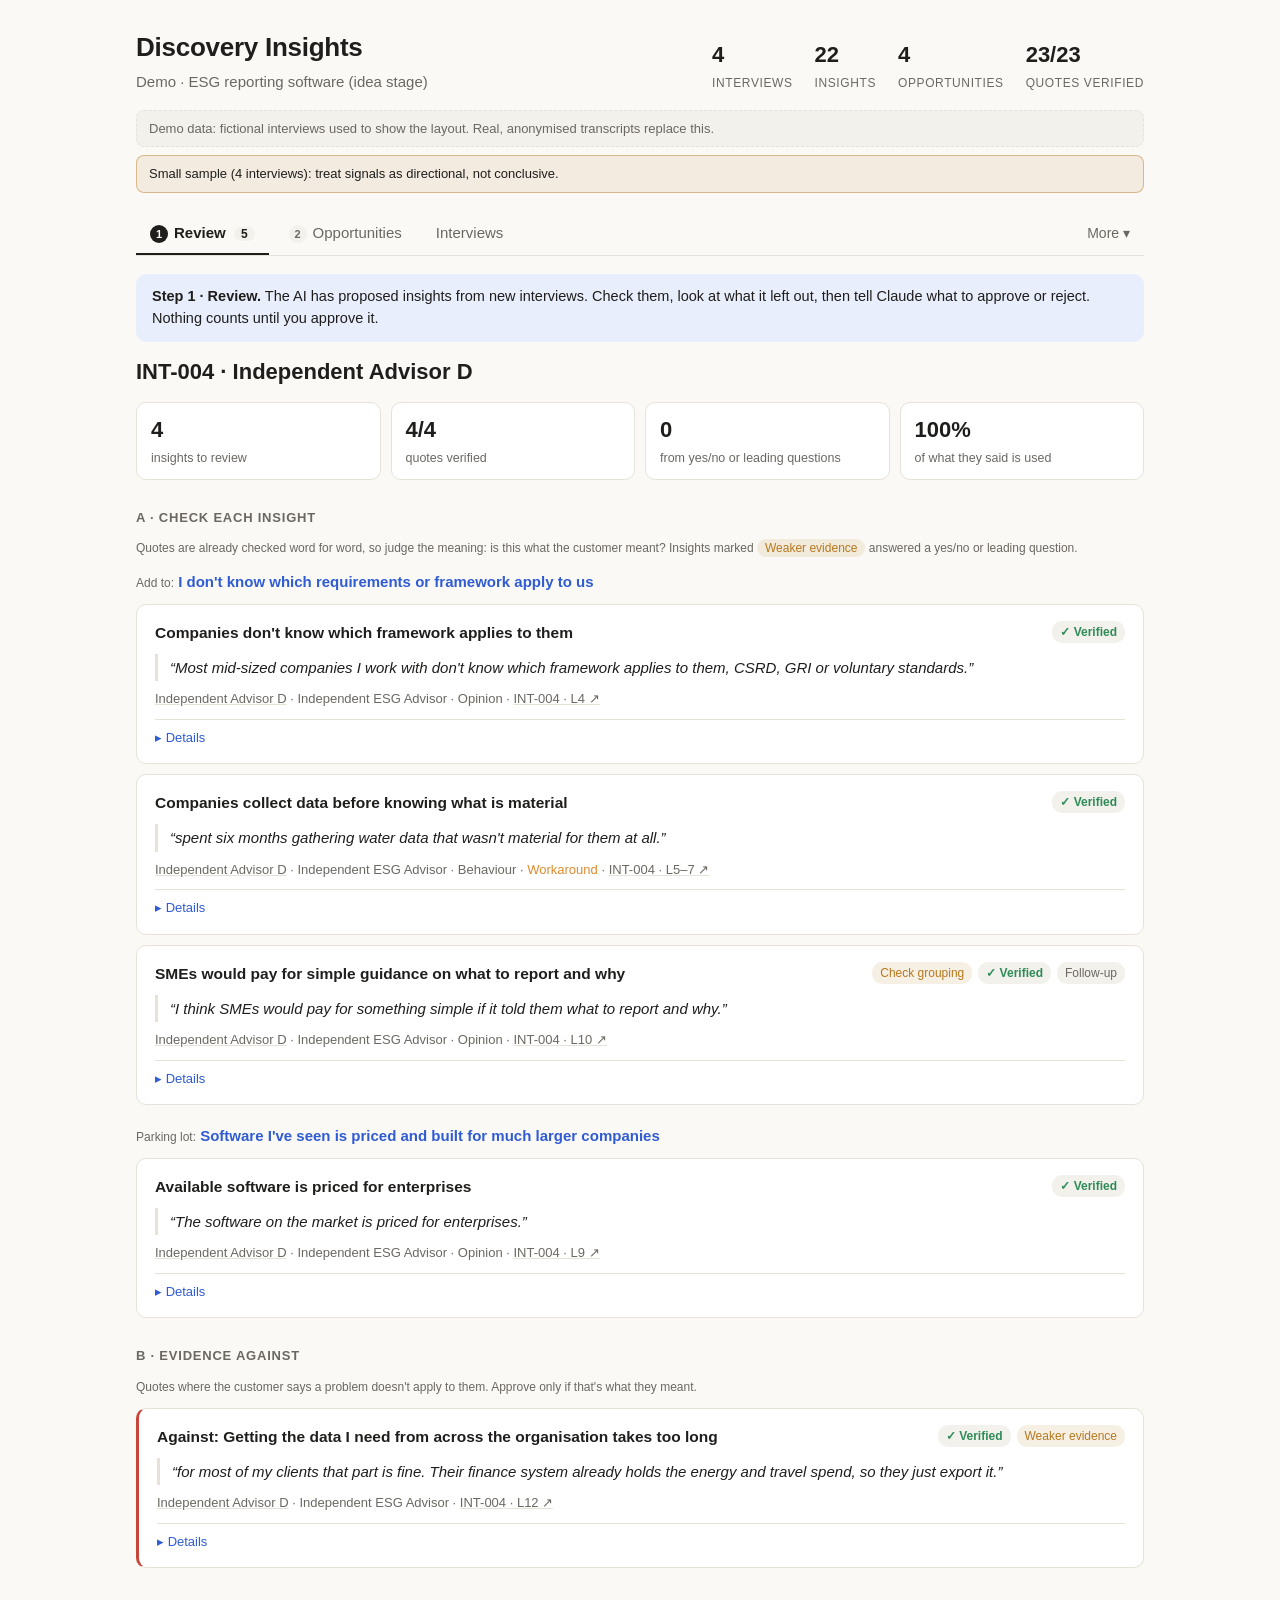
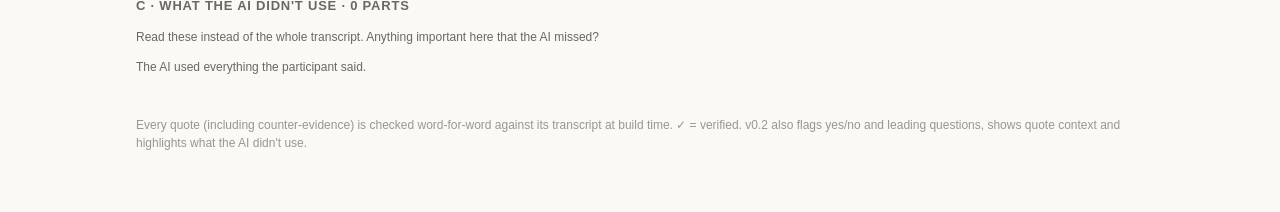
<file: web/index.html>
<!doctype html>
<html lang="en">
<head>
<meta charset="utf-8">
<meta name="viewport" content="width=device-width, initial-scale=1">
<title>Discovery Insights</title>
<link rel="stylesheet" href="styles.css">
</head>
<body>
<div class="wrap">
  <header class="top">
    <div>
      <h1 id="title">Discovery Insights</h1>
      <p class="sub" id="subtitle"></p>
    </div>
    <div class="stats" id="stats"></div>
  </header>
  <div id="demo-banner" class="banner" hidden>Demo data: fictional interviews used to show the layout. Real, anonymised transcripts replace this.</div>
  <div id="warn"></div>
  <nav class="tabs" id="tabs">
    <a href="#/review" data-tab="review"><span class="step">1</span>Review <span class="count" id="rv-count"></span></a>
    <a href="#/opportunities" data-tab="opportunities"><span class="step">2</span>Opportunities</a>
    <a href="#/interviews" data-tab="interviews">Interviews</a>
    <span class="tabspace"></span>
    <details class="moremenu" id="moremenu"><summary>More</summary><div>
      <a href="#/customers" data-tab="customers">Customers</a>
      <a href="#/followups" data-tab="followups">Follow-ups <span class="count" id="fu-count"></span></a>
      <a href="#/changelog" data-tab="changelog">Change log</a></div></details>
  </nav>
  <main id="view"></main>
  <footer class="foot">Every quote (including counter-evidence) is checked word-for-word against its transcript at build time. ✓ = verified. v0.2 also flags yes/no and leading questions, shows quote context and highlights what the AI didn't use.</footer>
</div>
<script src="data.js"></script>
<script src="app.js"></script>
</body>
</html>
</file>
<file: web/styles.css>
:root{
  --bg:#faf9f6; --surface:#ffffff; --surface-2:#f3f1ec; --text:#1f1e1c; --muted:#6b6862; --faint:#9a968f;
  --line:#e6e2da; --accent:#2f5bd3; --accent-soft:#e8eefc;
  --blocker:#c8453b; --workaround:#e08a2c; --irritation:#e3c54a; --unknown:#c9c5bd;
  --ok:#2e8b57; --warn:#b7791f;
  --target:#2f5bd3; --adjacent:#8a5cc7; --expert:#5f7f6a;
  --radius:10px;
}
@media (prefers-color-scheme: dark){
  :root{
    --bg:#171614; --surface:#201f1c; --surface-2:#2a2825; --text:#ecebe7; --muted:#a8a49c; --faint:#7d7a73;
    --line:#35332f; --accent:#7c9cf0; --accent-soft:#26304a;
    --blocker:#e0645a; --workaround:#e89a45; --irritation:#d8bd4f; --unknown:#5a5751;
    --ok:#5fbf86; --warn:#e0a84a; --target:#7c9cf0; --adjacent:#b08ce0; --expert:#8fb39b;
  }
}
*{box-sizing:border-box}
body{margin:0;background:var(--bg);color:var(--text);font:15px/1.5 -apple-system,BlinkMacSystemFont,"Segoe UI",Inter,Roboto,sans-serif}
a{color:var(--accent);text-decoration:none} a:hover{text-decoration:underline}
.wrap{max-width:1040px;margin:0 auto;padding:28px 16px 60px}
.top{display:flex;justify-content:space-between;align-items:flex-end;gap:24px;flex-wrap:wrap}
h1{font-size:26px;margin:0;letter-spacing:-.01em} h2{font-size:22px;margin:0 0 6px;line-height:1.3} h3{font-size:13px;text-transform:uppercase;letter-spacing:.06em;color:var(--muted);margin:28px 0 10px;font-weight:600}
.sub{color:var(--muted);margin:4px 0 0}
.stats{display:flex;gap:22px}
.stat b{display:block;font-size:22px;font-variant-numeric:tabular-nums} .stat span{font-size:12px;color:var(--muted);text-transform:uppercase;letter-spacing:.05em}
.banner{margin:16px 0 0;padding:8px 12px;border-radius:8px;background:var(--surface-2);color:var(--muted);font-size:13px;border:1px dashed var(--line)}
.tabs{display:flex;gap:6px;margin:20px 0 18px;border-bottom:1px solid var(--line);overflow-x:auto}
.tabs a{padding:9px 14px;color:var(--muted);border-bottom:2px solid transparent;white-space:nowrap;text-decoration:none}
.tabs a.active{color:var(--text);border-color:var(--text);font-weight:600}
.count{background:var(--surface-2);border-radius:10px;padding:0 7px;font-size:12px;margin-left:4px}
.rq{display:grid;grid-template-columns:repeat(4,1fr);gap:10px;margin-bottom:18px}
.rq div{background:var(--surface);border:1px solid var(--line);border-radius:var(--radius);padding:10px 12px}
.rq b{font-size:12px;color:var(--muted);display:block} .rq p{margin:2px 0 6px;font-size:13px;line-height:1.35} .rq small{color:var(--muted)}
.rq .gap{border-color:var(--warn)} .rq .gap small{color:var(--warn)}
.controls{display:flex;gap:8px;flex-wrap:wrap;align-items:center;margin-bottom:12px}
.chip{border:1px solid var(--line);background:var(--surface);color:var(--text);border-radius:8px;padding:6px 12px;font:inherit;font-size:14px;cursor:pointer}
.chip.on{background:var(--text);color:var(--bg);border-color:var(--text)}
input.search,select{border:1px solid var(--line);background:var(--surface);color:var(--text);border-radius:8px;padding:7px 10px;font:inherit;font-size:14px}
input.search{flex:1;min-width:180px}
.table{background:var(--surface);border:1px solid var(--line);border-radius:var(--radius);overflow:hidden}
.row{display:grid;grid-template-columns:minmax(0,1fr) 90px 90px 140px 80px 100px;gap:12px;align-items:center;padding:12px 16px;border-top:1px solid var(--line)}
.row.head{border-top:0;font-size:12px;color:var(--muted);text-transform:uppercase;letter-spacing:.04em;padding:10px 16px;background:var(--surface-2)}
.row.head .num,.num{text-align:right;font-variant-numeric:tabular-nums}
.row.child .title{padding-left:22px;position:relative;font-weight:400} .row.child .title:before{content:"└";position:absolute;left:4px;color:var(--faint)}
.row .title{font-weight:600} .row:not(.head):hover{background:var(--surface-2);cursor:pointer}
.big{font-size:17px;font-weight:600;color:var(--accent)}
.other{font-size:12px;color:var(--muted)}
.sev{display:flex;height:8px;border-radius:4px;overflow:hidden;background:var(--surface-2)} .sev i{display:block}
.sev .blocker{background:var(--blocker)} .sev .workaround{background:var(--workaround)} .sev .irritation{background:var(--irritation)} .sev .unknown{background:var(--unknown)}
.badge{display:inline-block;font-size:12px;padding:2px 8px;border-radius:10px;background:var(--surface-2);color:var(--muted);white-space:nowrap}
.badge.open{} .badge.exploring{background:#fdf0dc;color:#8a5a12} .badge.addressed{background:#e1f3e8;color:#23704a}
@media (prefers-color-scheme: dark){.badge.exploring{background:#3d2f19;color:#e8b870}.badge.addressed{background:#1d3527;color:#7fd3a1}}
.badge.blocker{background:color-mix(in srgb,var(--blocker) 18%,transparent);color:var(--blocker)}
.badge.workaround{background:color-mix(in srgb,var(--workaround) 18%,transparent);color:var(--workaround)}
.badge.irritation{background:color-mix(in srgb,var(--irritation) 22%,transparent);color:var(--text)}
.badge.target_customer{color:var(--target);background:color-mix(in srgb,var(--target) 14%,transparent)}
.badge.adjacent_user{color:var(--adjacent);background:color-mix(in srgb,var(--adjacent) 14%,transparent)}
.badge.expert{color:var(--expert);background:color-mix(in srgb,var(--expert) 16%,transparent)}
.legend{display:flex;gap:14px;font-size:12px;color:var(--muted);margin:10px 2px} .legend i{display:inline-block;width:9px;height:9px;border-radius:2px;margin-right:5px;vertical-align:-1px}
.back{display:inline-block;margin-bottom:14px;font-size:14px}
.crumb{font-size:13px;color:var(--muted);margin-bottom:4px}
.kpis{display:flex;gap:28px;flex-wrap:wrap;margin:16px 0}
.kpi b{display:block;font-size:26px;font-variant-numeric:tabular-nums;line-height:1.1} .kpi span{font-size:12px;color:var(--muted);text-transform:uppercase;letter-spacing:.05em}
.panel{background:var(--surface-2);border-radius:var(--radius);padding:16px 18px;margin:14px 0}
.panel .lbl{font-size:12px;color:var(--muted);margin-bottom:6px;text-transform:uppercase;letter-spacing:.05em}
.assess{display:grid;grid-template-columns:repeat(3,1fr);gap:10px}
.assess > div{background:var(--surface);border:1px solid var(--line);border-radius:8px;padding:10px 12px;font-size:14px}
.assess .empty{color:var(--faint);font-style:italic}
.group{margin-top:22px}
.ev{background:var(--surface);border:1px solid var(--line);border-radius:var(--radius);padding:14px 16px;margin:10px 0}
.ev .who{font-size:13px;color:var(--muted);margin-bottom:4px} .ev .who a{font-weight:600}
.ev .st{font-weight:600;margin:2px 0 6px}
.ev .tags{display:flex;gap:6px;flex-wrap:wrap;margin-bottom:8px}
blockquote{margin:6px 0;padding:2px 0 2px 12px;border-left:3px solid var(--line);font-style:italic;color:var(--text)}
.src{font-size:12px;color:var(--muted);display:flex;gap:10px;align-items:center}
.ok{color:var(--ok);font-weight:600} .fail{color:var(--blocker);font-weight:600}
.note{font-size:13px;color:var(--muted);margin-top:6px} .note b{color:var(--text);font-weight:600}
.fu{border-left:3px solid var(--warn);padding-left:10px;margin-top:8px;font-size:14px}
.cards{display:grid;grid-template-columns:repeat(auto-fill,minmax(300px,1fr));gap:12px}
.card{background:var(--surface);border:1px solid var(--line);border-radius:var(--radius);padding:16px;cursor:pointer}
.card:hover{border-color:var(--faint)} .card h4{margin:0 0 4px;font-size:16px} .card p{margin:0;color:var(--muted);font-size:13px}
.card .row2{display:flex;gap:16px;margin-top:10px;font-size:13px}
.facts{display:grid;grid-template-columns:140px 1fr;gap:6px 14px;font-size:14px} .facts dt{color:var(--muted)} .facts dd{margin:0}
.split{display:grid;grid-template-columns:minmax(0,1fr) minmax(0,1.1fr);gap:20px;align-items:start}
.transcript{background:var(--surface);border:1px solid var(--line);border-radius:var(--radius);font-size:13.5px;max-height:75vh;overflow:auto;position:sticky;top:12px}
.tl{display:grid;grid-template-columns:38px 1fr;padding:3px 12px 3px 0} .tl .n{color:var(--faint);text-align:right;padding-right:10px;font-variant-numeric:tabular-nums;user-select:none}
.tl.q{background:color-mix(in srgb,var(--accent) 7%,transparent)} .tl.hl{background:color-mix(in srgb,var(--workaround) 25%,transparent)}
.tl .spk{font-weight:600}
.mini{background:var(--surface);border:1px solid var(--line);border-radius:8px;padding:10px 12px;margin:8px 0;font-size:14px;cursor:pointer}
.mini:hover{border-color:var(--faint)}
.list{margin:0;padding-left:18px} .list li{margin:4px 0}
pre.log{white-space:pre-wrap;background:var(--surface);border:1px solid var(--line);border-radius:var(--radius);padding:16px;font:13px/1.6 ui-monospace,Menlo,monospace}
.foot{margin-top:40px;font-size:12px;color:var(--faint)}
@media (max-width:760px){
  .row{grid-template-columns:minmax(0,1fr) 60px 90px} .row .hide-sm{display:none}
  .rq{grid-template-columns:1fr 1fr} .assess{grid-template-columns:1fr} .split{grid-template-columns:1fr} .transcript{position:static;max-height:none}
  .stats{gap:14px}
}
.warnb{border-style:solid;border-color:color-mix(in srgb,var(--warn) 45%,transparent);background:color-mix(in srgb,var(--warn) 10%,transparent);color:var(--text);margin-top:8px}
.tl.int{color:var(--muted)} .tl.withheld{color:var(--faint);font-style:italic}
.kpi small{font-size:15px;font-weight:400}
.proposal{border-radius:8px;padding:8px 10px;margin:-2px 0 10px;background:var(--surface-2);font-size:14px}
.proposal.conf-low,.proposal.conf-medium{border-left:3px solid var(--warn)}

/* v0.2 trust features */
.weak{margin-top:8px;font-size:13px;padding:6px 10px;border-radius:8px;background:color-mix(in srgb,var(--warn) 12%,transparent);border-left:3px solid var(--warn)}
details.ctx{margin-top:8px} details.ctx summary{cursor:pointer;font-size:13px;color:var(--accent)}
.ctxbox{max-height:none;position:static;margin-top:6px;font-size:13px}
.tl.flagq{box-shadow:inset 3px 0 0 var(--warn)}
.qflag{display:inline-block;margin-left:8px;font-size:11px;padding:1px 7px;border-radius:9px;background:color-mix(in srgb,var(--warn) 18%,transparent);color:var(--warn);font-style:normal}
.tl.gap{background:color-mix(in srgb,var(--irritation) 16%,transparent)}
.transcript.onlygap .tl:not(.gap):not(.flagq){display:none}
.covbar{height:8px;border-radius:4px;background:color-mix(in srgb,var(--irritation) 35%,transparent);overflow:hidden} .covbar i{display:block;height:100%;background:var(--accent)}
.gaps{display:flex;flex-wrap:wrap;gap:6px;margin:8px 0}
.badge.gapb{background:color-mix(in srgb,var(--irritation) 22%,transparent);color:var(--text)}
.ev.against{border-left:3px solid var(--blocker)}
.againstn{color:var(--blocker);font-weight:600}

/* v0.2 clean layout */
.ev{padding:16px 18px}
.ev-head{display:flex;justify-content:space-between;gap:12px;align-items:flex-start}
.ev .st{font-weight:600;margin:0;font-size:15.5px}
.marks{display:flex;gap:6px;flex-shrink:0}
.mk{font-size:12px;padding:2px 8px;border-radius:10px;white-space:nowrap;background:var(--surface-2)}
.mk.ok{color:var(--ok)} .mk.fail{color:var(--blocker)}
.mk.weakmk{color:var(--warn);background:color-mix(in srgb,var(--warn) 12%,transparent)}
.mk.fumk{color:var(--muted)}
.ev blockquote{margin:10px 0 8px;font-size:15px;line-height:1.55}
.meta{font-size:13px;color:var(--muted)} .meta a{color:var(--muted);text-decoration:underline;text-decoration-color:var(--line)}
.sevtxt.blocker{color:var(--blocker)} .sevtxt.workaround{color:var(--workaround)}
details.more{margin-top:10px;border-top:1px solid var(--line);padding-top:8px}
details.more summary{cursor:pointer;font-size:13px;color:var(--accent);list-style:none} details.more summary::-webkit-details-marker{display:none}
details.more summary:before{content:"▸ "} details.more[open] summary:before{content:"▾ "}
.lbl2{font-size:12px;color:var(--muted);text-transform:uppercase;letter-spacing:.05em;margin:12px 0 4px}
.trust{display:grid;grid-template-columns:repeat(4,1fr);gap:10px;margin:16px 0 8px}
.trust div{background:var(--surface);border:1px solid var(--line);border-radius:var(--radius);padding:10px 14px}
.trust b{display:block;font-size:22px;font-variant-numeric:tabular-nums} .trust span{font-size:12.5px;color:var(--muted)}
.itabs{display:flex;gap:6px;margin:18px 0 12px}
.itab{border:1px solid var(--line);background:var(--surface);color:var(--muted);border-radius:8px;padding:6px 14px;font:inherit;font-size:14px;cursor:pointer}
.itab.on{background:var(--text);color:var(--bg);border-color:var(--text)}
.transcript.full{max-height:none;position:static;font-size:14px}
.tlegend{display:flex;flex-wrap:wrap;gap:16px;align-items:center;font-size:13px;color:var(--muted);margin-bottom:10px}
.tlegend i{display:inline-block;width:12px;height:12px;border-radius:3px;margin-right:6px;vertical-align:-2px}
.tlegend .lq{background:color-mix(in srgb,var(--accent) 18%,transparent)} .tlegend .lg{background:color-mix(in srgb,var(--irritation) 35%,transparent)} .tlegend .lf{background:var(--warn)}
@media (max-width:760px){.trust{grid-template-columns:1fr 1fr}.ev-head{flex-direction:column}}

/* v0.2 three-step journey */
.tabs{align-items:center;overflow:visible}
.tabspace{flex:1}
.step{display:inline-grid;place-items:center;width:18px;height:18px;border-radius:50%;background:var(--surface-2);font-size:11px;margin-right:6px;font-weight:600}
.tabs a.active .step{background:var(--text);color:var(--bg)}
.moremenu{position:relative;font-size:14px;color:var(--muted)} .moremenu summary{cursor:pointer;padding:9px 14px;list-style:none}
.moremenu summary::-webkit-details-marker{display:none} .moremenu summary:after{content:" ▾"}
.moremenu.active summary{color:var(--text);font-weight:600}
.moremenu > div{position:absolute;right:0;top:100%;background:var(--surface);border:1px solid var(--line);border-radius:8px;padding:6px;z-index:5;min-width:170px;box-shadow:0 6px 20px rgba(0,0,0,.08)}
.moremenu > div a{display:block;border:0;padding:7px 10px;border-radius:6px} .moremenu > div a:hover{background:var(--surface-2);text-decoration:none}
.guide{background:var(--accent-soft);border-radius:var(--radius);padding:12px 16px;margin:0 0 16px;font-size:14.5px}
.rvblock{margin-bottom:40px} .rvblock h2{margin-top:6px}
.propgroup{margin:14px 0 20px} .proptitle{margin:0 0 4px;font-size:15px}
.gapbox{margin:8px 0;border-left:3px solid color-mix(in srgb,var(--irritation) 70%,transparent)}
</file>
